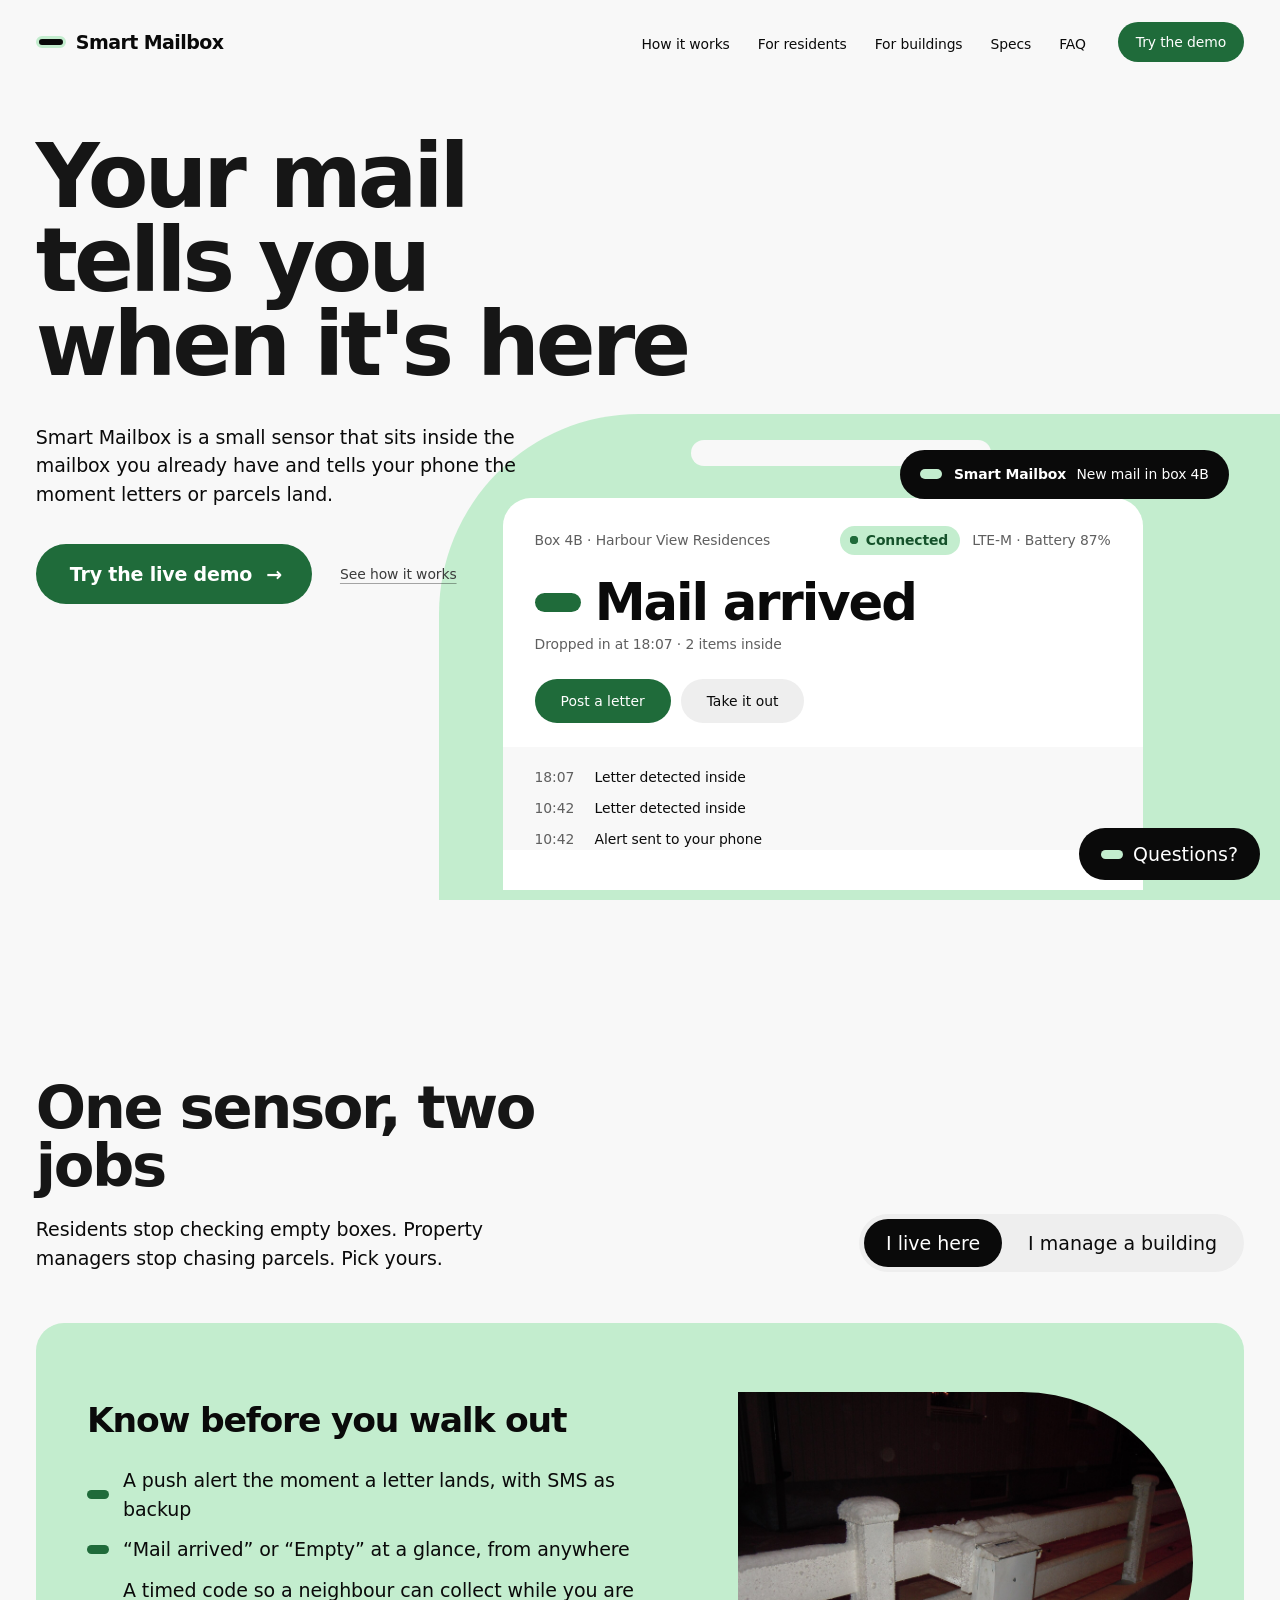
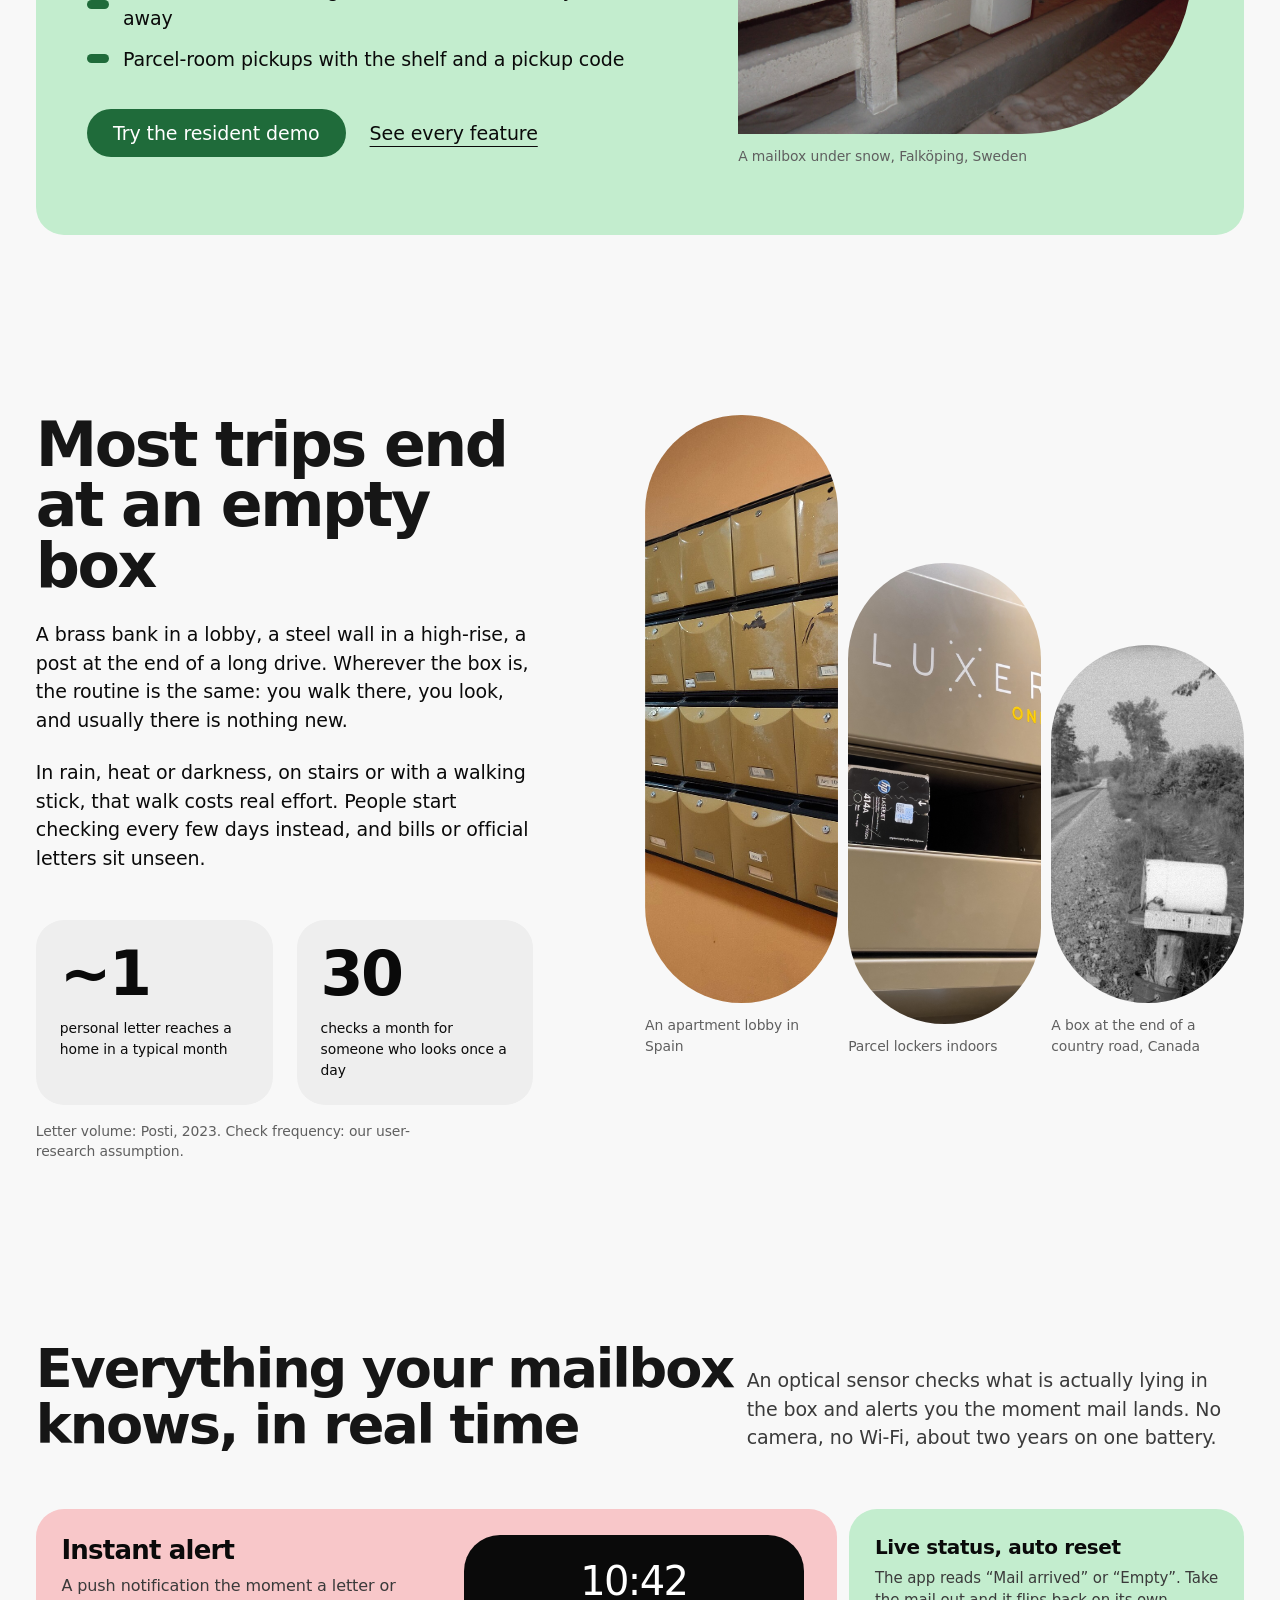
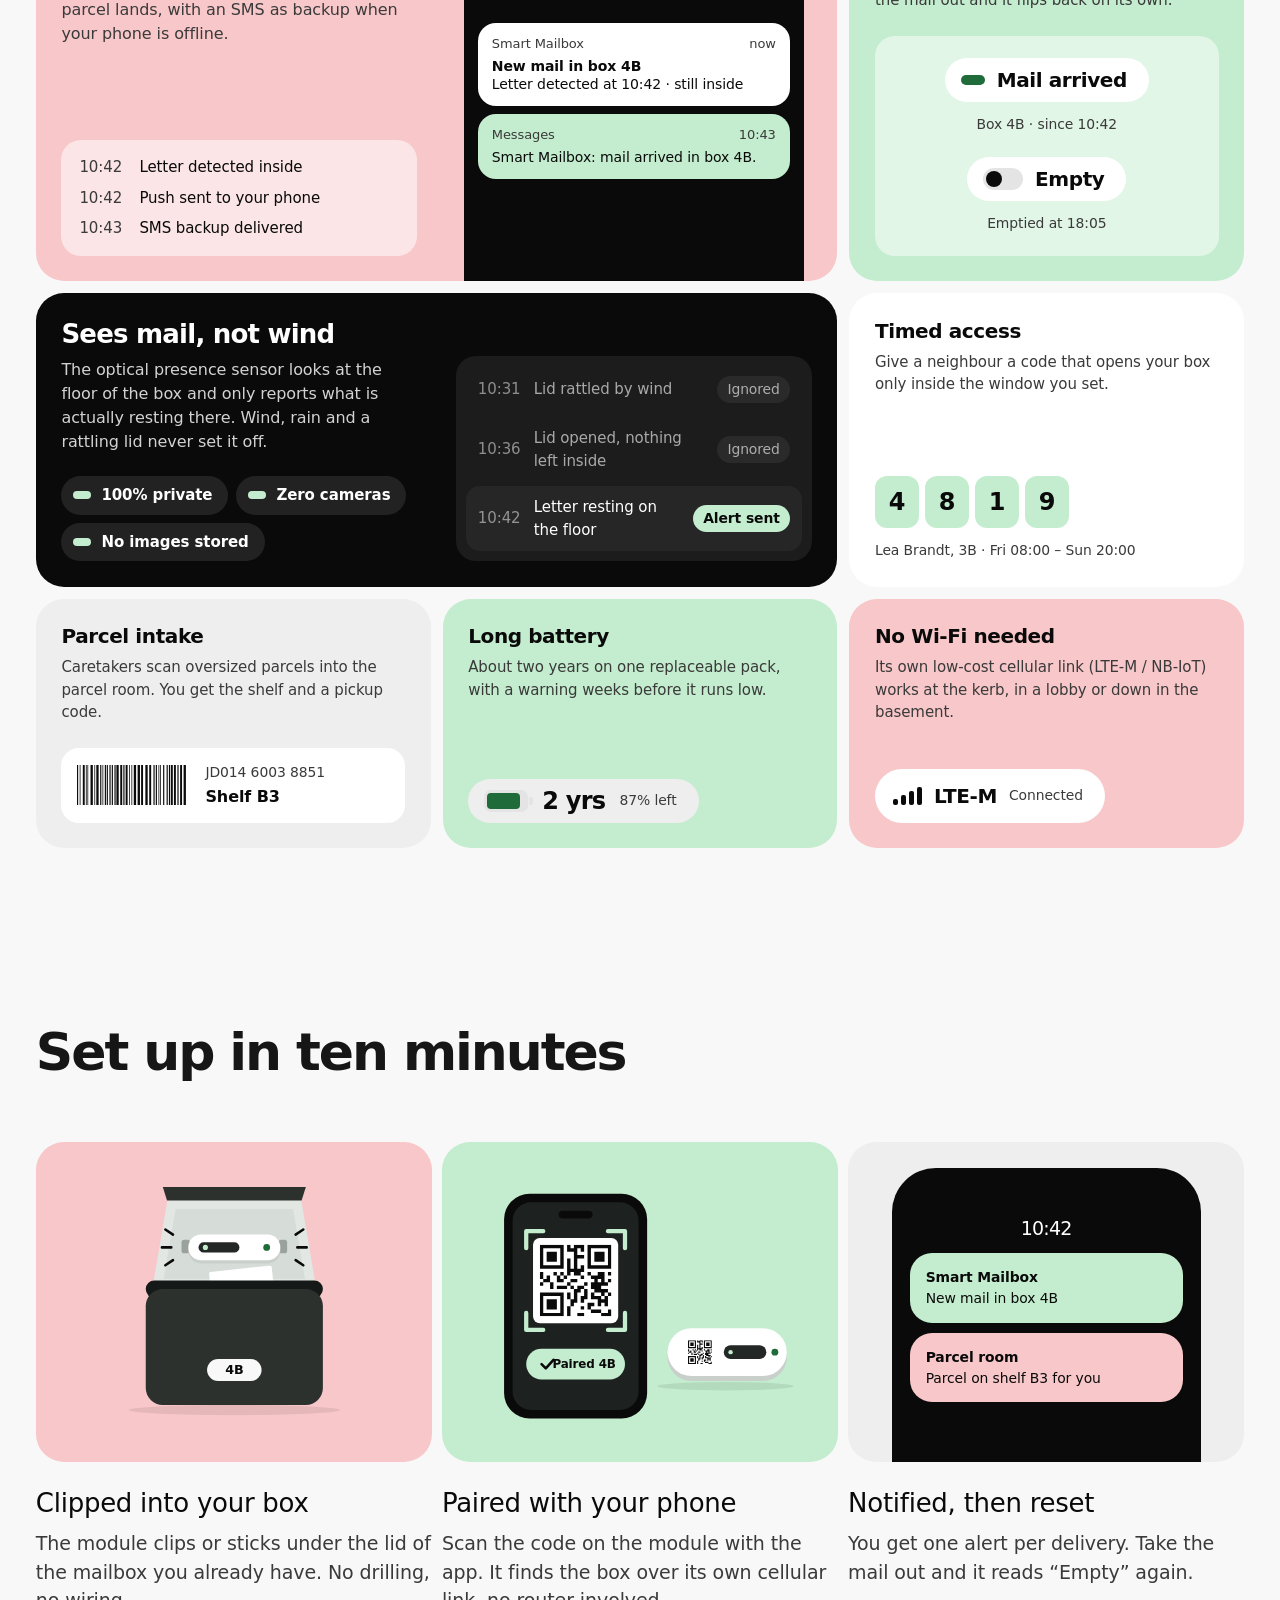
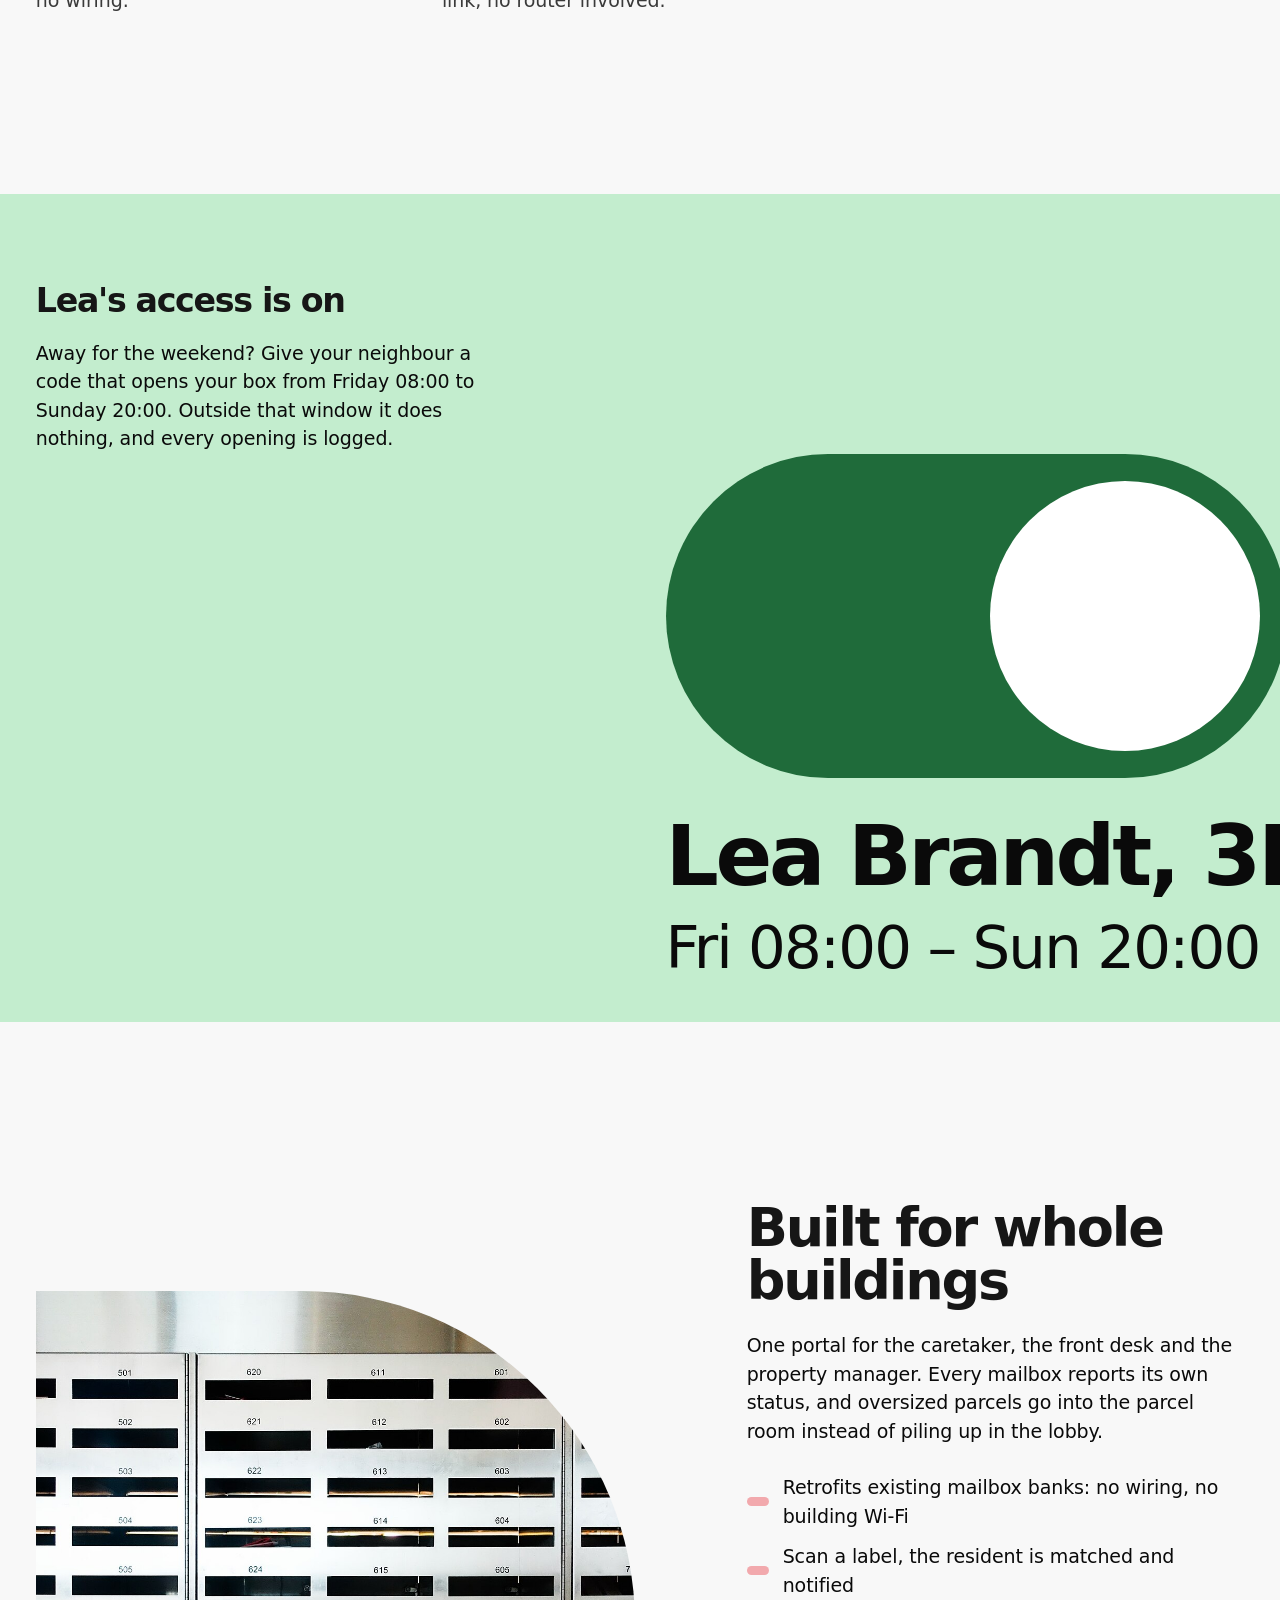
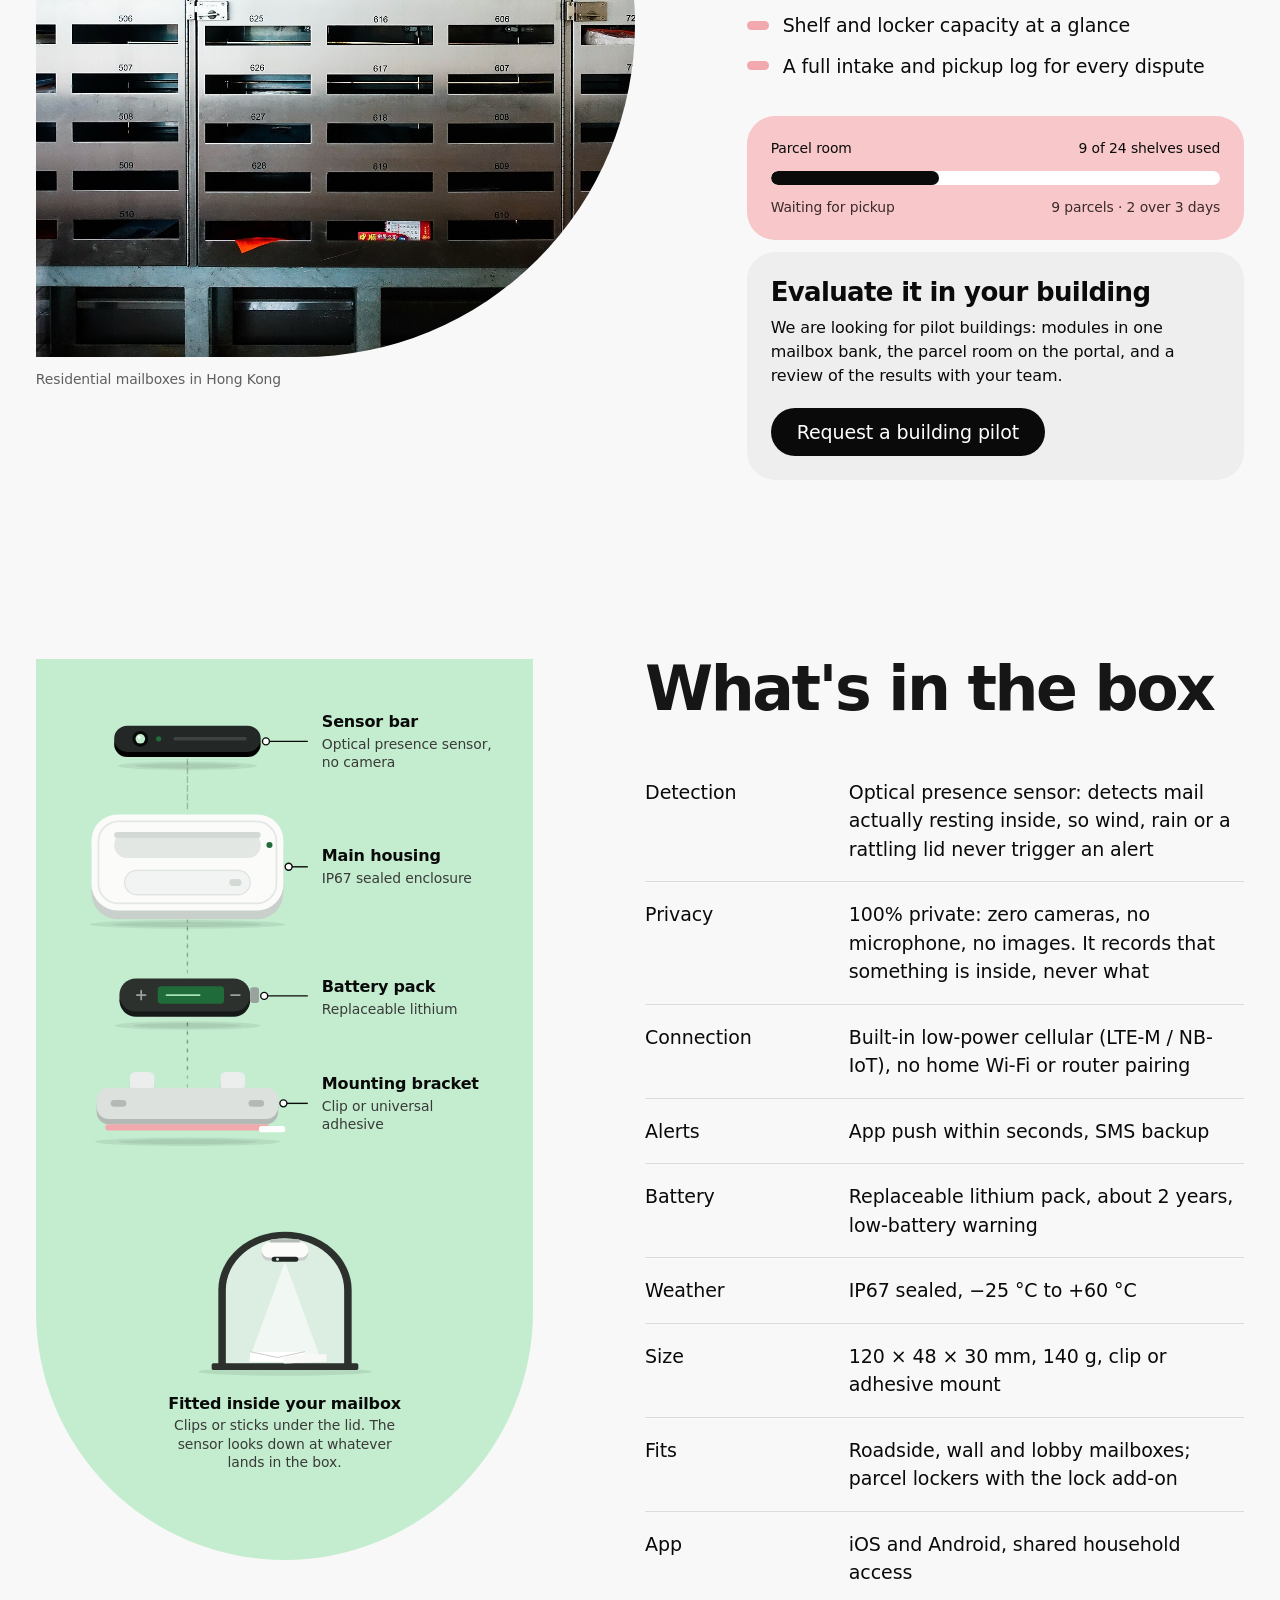
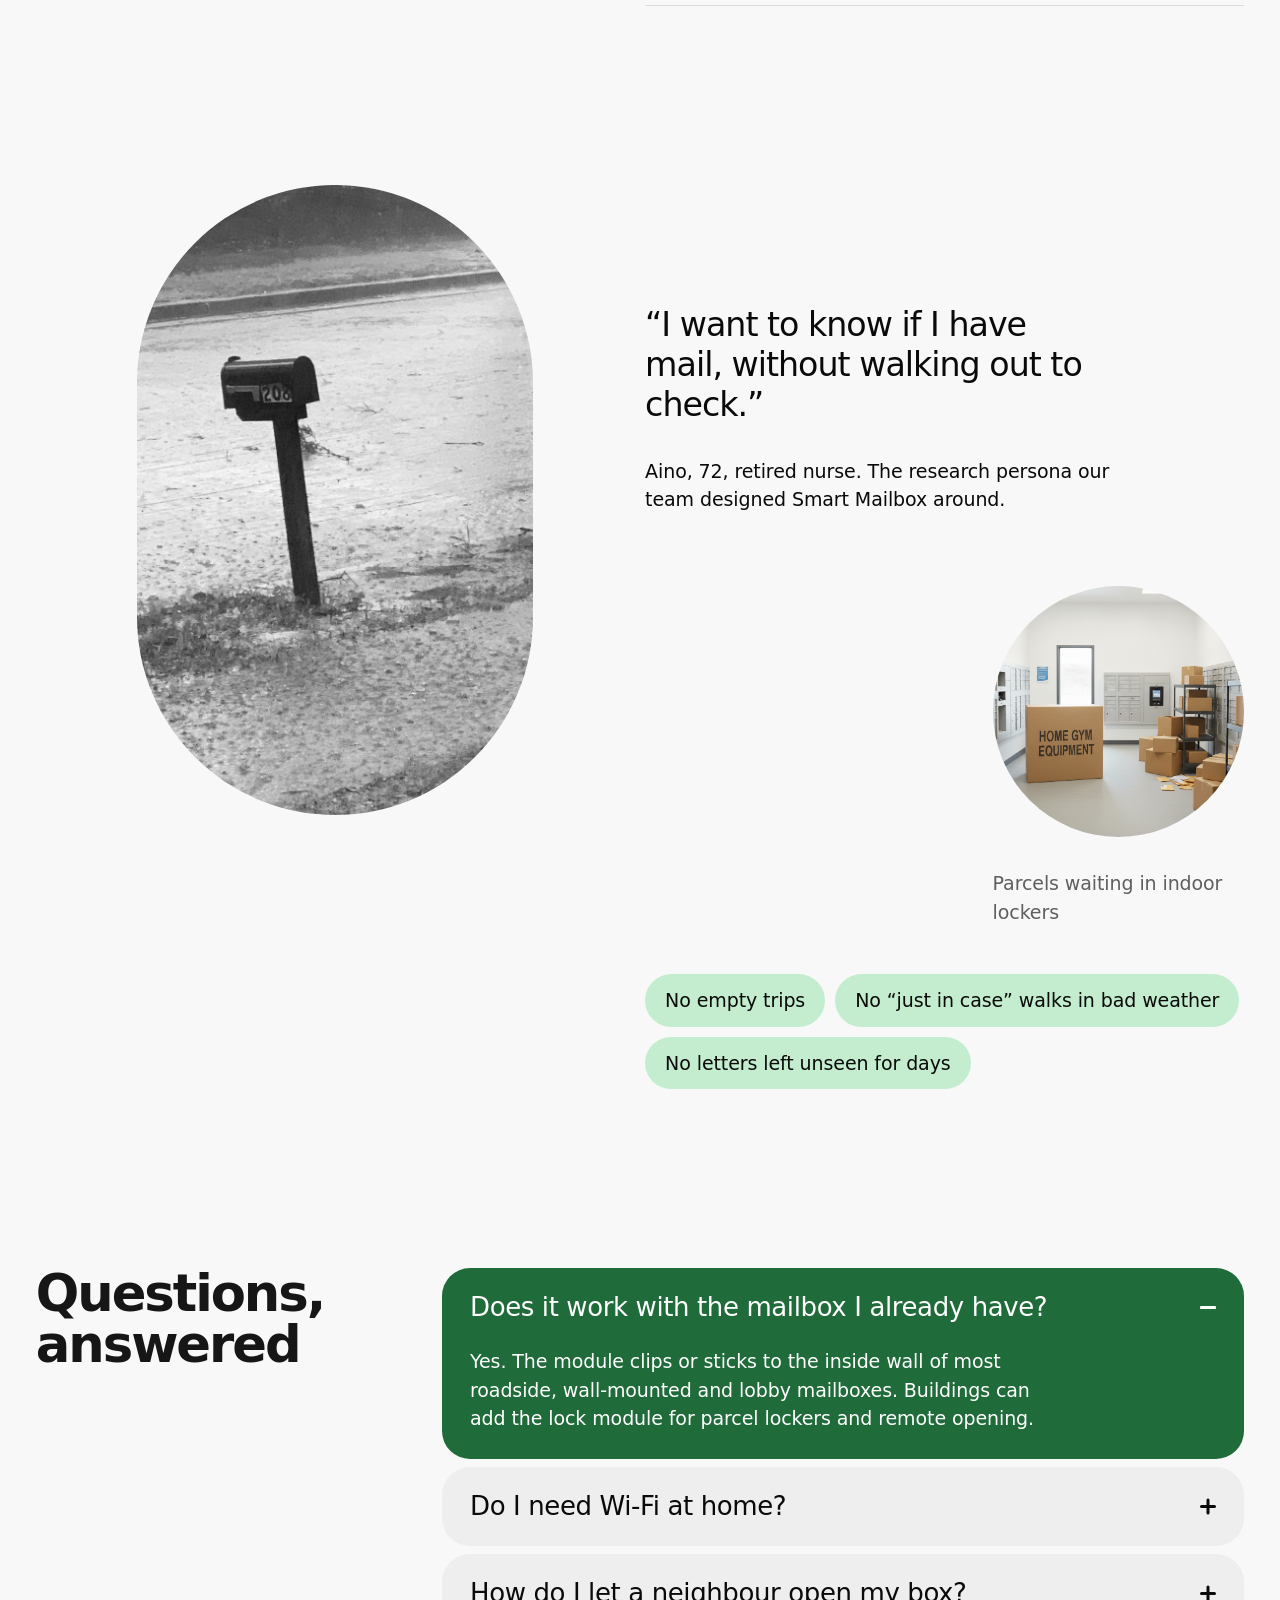
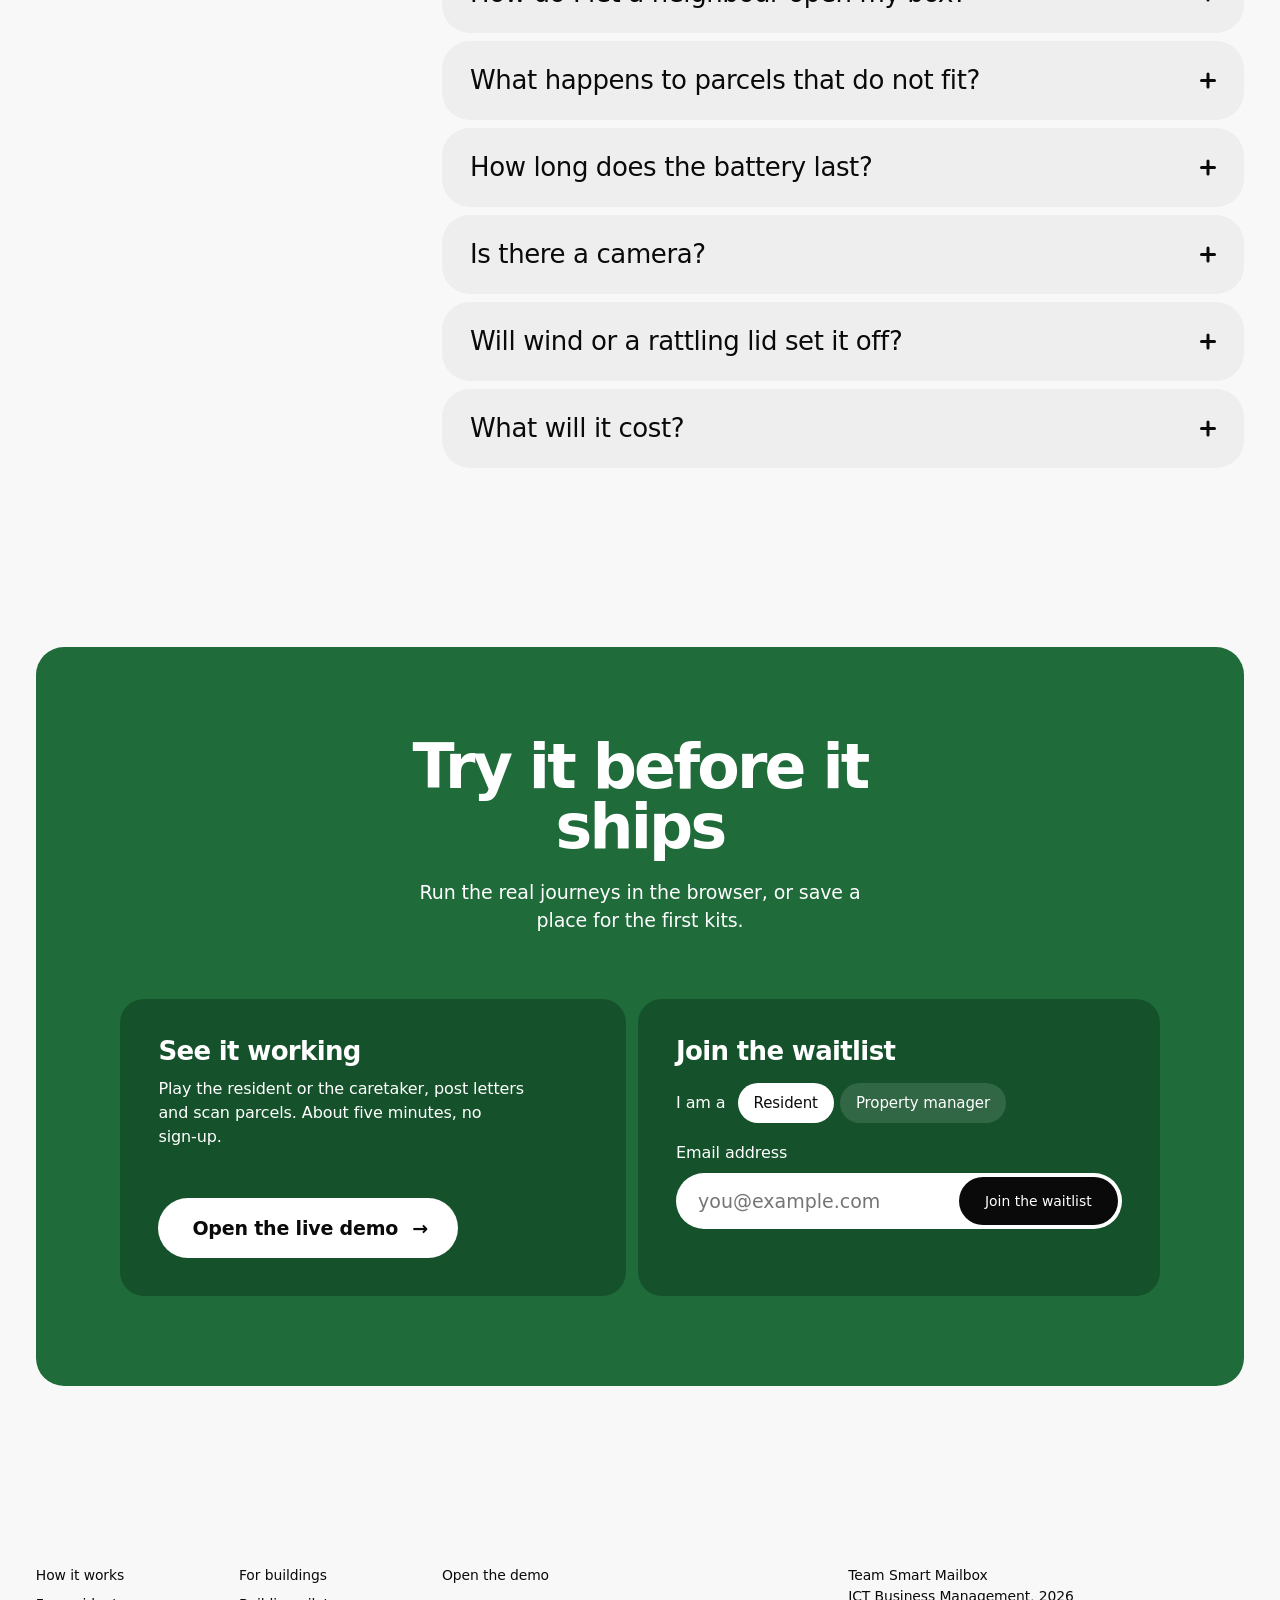
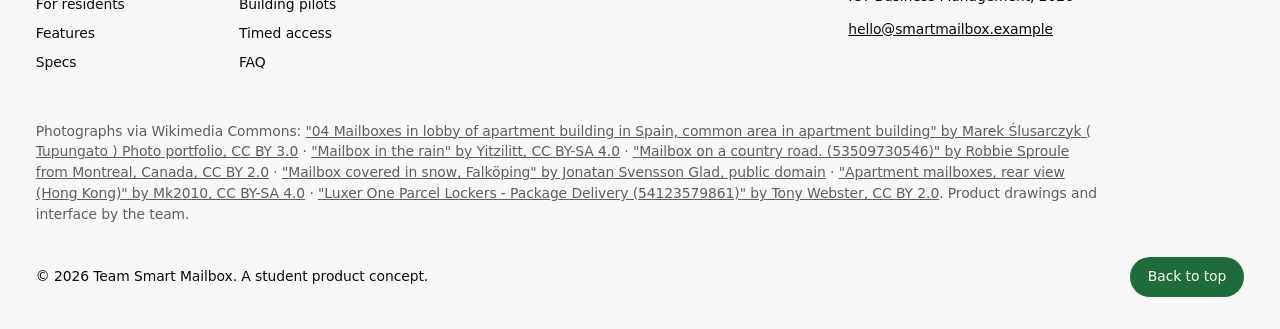
<file: index.html>
<!doctype html>
<html lang="en">
<head>
  <meta charset="utf-8">
  <meta name="viewport" content="width=device-width, initial-scale=1">
  <title>Smart Mailbox</title>
  <meta name="description" content="Smart Mailbox is a small optical sensor for the mailbox you already have. It tells your phone the moment letters or parcels land, with no camera and no Wi-Fi, and gives property managers one portal for every mailbox and the parcel room.">
  <link rel="preconnect" href="https://api.fontshare.com">
  <link rel="preconnect" href="https://cdn.fontshare.com" crossorigin>
  <link href="https://api.fontshare.com/v2/css?f[]=switzer@400,500,600&display=swap" rel="stylesheet">
  <link rel="icon" href="data:image/svg+xml,%3Csvg xmlns='http://www.w3.org/2000/svg' viewBox='0 0 32 32'%3E%3Crect width='32' height='32' rx='8' fill='%23c3edce'/%3E%3Crect x='6' y='13' width='20' height='6' rx='3' fill='%230a0a0a'/%3E%3C/svg%3E">
  <link rel="stylesheet" href="css/tokens.css">
  <link rel="stylesheet" href="css/landing.css">
  <script>document.documentElement.classList.add('js')</script>
  <script>
    /* Always start at the top on load/reload: no restored scroll, no leftover #hash */
    if ('scrollRestoration' in history) history.scrollRestoration = 'manual';
    if (location.hash) history.replaceState(null, '', location.pathname + location.search);
  </script>
</head>
<body>
  <a class="skip" href="#main">Skip to content</a>

  <header class="nav">
    <a class="wordmark" href="#top" aria-label="Smart Mailbox, back to top">
      <span class="wordmark__slot" aria-hidden="true"></span>Smart Mailbox
    </a>
    <nav aria-label="Main">
      <ul class="nav__links">
        <li><a href="#how">How it works</a></li>
        <li><a href="#who" data-pick="resident">For residents</a></li>
        <li><a href="#buildings">For buildings</a></li>
        <li><a href="#specs">Specs</a></li>
        <li><a href="#faq">FAQ</a></li>
      </ul>
    </nav>
    <a class="btn btn--small nav__cta" href="demo.html">Try the demo</a>
  </header>

  <main id="main">
    <!-- HERO -->
    <section class="hero" id="top" aria-labelledby="hero-title">
      <div class="hero__copy">
        <h1 id="hero-title" class="hero__title">Your mail tells you when it's here</h1>
        <p class="hero__lede">Smart Mailbox is a small sensor that sits inside the mailbox you already have and tells your phone the moment letters or parcels land.</p>
        <div class="hero__actions">
          <a class="btn btn--lg" href="demo.html">Try the live demo<span class="btn__arrow" aria-hidden="true">→</span></a>
          <a class="hero__link" href="#how">See how it works</a>
        </div>
      </div>

      <div class="hero__stage">
        <span class="hero__slot" aria-hidden="true"></span>
        <div class="status" data-ui id="hero-status" data-state="arrived">
          <div class="status__head">
            <p class="status__where">Box 4B · Harbour View Residences</p>
            <p class="status__conn tnum"><span class="live"><span class="live__dot" aria-hidden="true"></span>Connected</span><span>LTE-M · Battery 87%</span></p>
          </div>
          <div class="status__body" aria-live="polite">
            <p class="status__word" id="status-word">Mail arrived</p>
            <p class="status__meta tnum" id="status-meta">Dropped in at 10:42 · still inside</p>
          </div>
          <div class="status__controls">
            <button class="btn" type="button" id="drop-btn">Post a letter</button>
            <button class="btn btn--quiet" type="button" id="take-btn">Take it out</button>
          </div>
          <ol class="status__log tnum" id="status-log" aria-label="Today at this mailbox">
            <li><span>10:42</span>Letter detected inside</li>
            <li><span>10:42</span>Alert sent to your phone</li>
            <li><span>08:15</span>Box emptied, status reset</li>
          </ol>
        </div>
        <div class="toast" id="hero-toast" role="status" hidden>
          <span class="toast__dot" aria-hidden="true"></span>
          <span><strong>Smart Mailbox</strong> New mail in box 4B</span>
        </div>
      </div>
    </section>

    <!-- WHO IT'S FOR: two audiences, one selector -->
    <section class="who" id="who" aria-labelledby="who-title" data-pick="resident">
      <div class="who__head reveal">
        <h2 id="who-title" class="h2 who__title">One sensor, two jobs</h2>
        <p class="who__lede">Residents stop checking empty boxes. Property managers stop chasing parcels. Pick yours.</p>
        <div class="seg" role="tablist" aria-label="Who are you?">
          <button class="seg__opt" type="button" role="tab" id="tab-resident" aria-controls="panel-resident" aria-selected="true">I live here</button>
          <button class="seg__opt" type="button" role="tab" id="tab-manager" aria-controls="panel-manager" aria-selected="false" tabindex="-1">I manage a building</button>
        </div>
      </div>

      <div class="who__panel mint" role="tabpanel" id="panel-resident" aria-labelledby="tab-resident" tabindex="0">
        <div class="who__text">
          <h3 class="who__claim">Know before you walk out</h3>
          <ul class="slot-list">
            <li>A push alert the moment a letter lands, with SMS as backup</li>
            <li>“Mail arrived” or “Empty” at a glance, from anywhere</li>
            <li>A timed code so a neighbour can collect while you are away</li>
            <li>Parcel-room pickups with the shelf and a pickup code</li>
          </ul>
          <div class="who__actions">
            <a class="btn" href="demo.html">Try the resident demo</a>
            <a class="who__link" href="#features">See every feature</a>
          </div>
        </div>
        <figure class="who__pic pic">
          <img src="assets/mailbox-covered-in-snow-falkoping.jpg" width="1920" height="1440" alt="A roadside mailbox buried under fresh snow at night" loading="lazy">
          <figcaption>A mailbox under snow, Falköping, Sweden</figcaption>
        </figure>
      </div>

      <div class="who__panel pink" role="tabpanel" id="panel-manager" aria-labelledby="tab-manager" tabindex="0">
        <div class="who__text">
          <h3 class="who__claim">Every parcel, accounted for</h3>
          <ul class="slot-list">
            <li>One portal for every mailbox and the parcel room</li>
            <li>Scan an oversized parcel in; the resident is told straight away</li>
            <li>A full intake and pickup log when a parcel goes missing</li>
            <li>Retrofits existing mailbox banks: no wiring, no building Wi-Fi</li>
          </ul>
          <div class="who__actions">
            <a class="btn btn--ink" href="#start" data-role-pick="manager">Request a building pilot</a>
            <a class="who__link" href="demo.html">Try the caretaker demo</a>
          </div>
        </div>
        <div class="portal" data-ui aria-label="Example of the caretaker portal: today's parcel room log" role="img">
          <div class="portal__head">
            <p><b>Parcel room</b> Harbour View Residences</p>
            <p class="tnum">Today · 14 logged</p>
          </div>
          <ol class="portal__rows tnum">
            <li><span>09:12</span><span>DHL · Sam Okafor, 4B</span><span>Shelf B3</span><span class="tag tag--wait">Waiting</span></li>
            <li><span>09:40</span><span>UPS · Lea Brandt, 3B</span><span>Locker C1</span><span class="tag">Collected</span></li>
            <li><span>11:05</span><span>GLS · Tomás Rivera, 5A</span><span>Shelf B5</span><span class="tag tag--wait">Waiting</span></li>
            <li><span>13:26</span><span>Posti · Aino Virtanen, 1A</span><span>Shelf D6</span><span class="tag">Collected</span></li>
          </ol>
          <div class="portal__foot"><span>Shelves in use</span><span class="tnum">9 of 24</span></div>
        </div>
      </div>
    </section>

    <!-- WHY -->
    <section class="why" id="why" aria-labelledby="why-title">
      <div class="why__text reveal">
        <h2 id="why-title" class="h2">Most trips end at an empty box</h2>
        <p>A brass bank in a lobby, a steel wall in a high-rise, a post at the end of a long drive. Wherever the box is, the routine is the same: you walk there, you look, and usually there is nothing new.</p>
        <p>In rain, heat or darkness, on stairs or with a walking stick, that walk costs real effort. People start checking every few days instead, and bills or official letters sit unseen.</p>
        <dl class="why__figures">
          <div><dt class="tnum">~1</dt><dd>personal letter reaches a home in a typical month</dd></div>
          <div><dt class="tnum">30</dt><dd>checks a month for someone who looks once a day</dd></div>
        </dl>
        <p class="why__source">Letter volume: Posti, 2023. Check frequency: our user-research assumption.</p>
      </div>
      <div class="why__pictures">
        <figure class="pic pic--tall reveal shutter">
          <img src="assets/04-mailboxes-in-lobby-of-apartment-building.jpg" width="1920" height="1441" alt="A wall of brass mailboxes in the tiled lobby of an apartment building">
          <figcaption>An apartment lobby in Spain</figcaption>
        </figure>
        <figure class="pic pic--mid reveal">
          <img src="assets/luxer-one-parcel-lockers-portrait.jpg" width="1920" height="2880" alt="An indoor parcel locker with one door open and a delivered box inside" loading="lazy">
          <figcaption>Parcel lockers indoors</figcaption>
        </figure>
        <figure class="pic pic--low reveal">
          <img src="assets/mailbox-on-a-country-road-53509730546.jpg" width="1704" height="1087" alt="A white mailbox at the edge of a long gravel country road" loading="lazy">
          <figcaption>A box at the end of a country road, Canada</figcaption>
        </figure>
      </div>
    </section>

    <!-- FEATURES BOARD -->
    <section class="board" id="features" aria-labelledby="board-title">
      <header class="board__head">
        <div class="board__heading reveal">
          <h2 id="board-title" class="h2 board__title">Everything your mailbox knows, in real time</h2>
        </div>
        <p class="board__lede reveal">An optical sensor checks what is actually lying in the box and alerts you the moment mail lands. No camera, no Wi-Fi, about two years on one battery.</p>
      </header>

      <div class="board__grid">
        <article class="feat feat--alert pink reveal">
          <div class="feat__text">
            <h3>Instant alert</h3>
            <p>A push notification the moment a letter or parcel lands, with an SMS as backup when your phone is offline.</p>
            <ol class="feat__log tnum" data-ui aria-hidden="true">
              <li><span>10:42</span>Letter detected inside</li>
              <li><span>10:42</span>Push sent to your phone</li>
              <li><span>10:43</span>SMS backup delivered</li>
            </ol>
          </div>
          <div class="feat__ui feat__ui--phone" data-ui aria-hidden="true">
            <div class="lock">
              <p class="lock__time tnum">10:42</p>
              <div class="lock__note">
                <p class="lock__app">Smart Mailbox <span>now</span></p>
                <p><b>New mail in box 4B</b></p>
                <p>Letter detected at 10:42 · still inside</p>
              </div>
              <div class="lock__note lock__note--sms">
                <p class="lock__app">Messages <span>10:43</span></p>
                <p>Smart Mailbox: mail arrived in box 4B.</p>
              </div>
            </div>
          </div>
        </article>

        <article class="feat feat--live mint reveal">
          <div class="feat__text">
            <h3>Live status, auto reset</h3>
            <p>The app reads “Mail arrived” or “Empty”. Take the mail out and it flips back on its own.</p>
          </div>
          <div class="feat__ui feat__ui--centre" data-ui aria-hidden="true">
            <span class="pill pill--status"><span class="pill__dot"></span>Mail arrived</span>
            <span class="feat__meta tnum">Box 4B · since 10:42</span>
            <span class="pill pill--empty"><span class="switch-sm"><span></span></span>Empty</span>
            <span class="feat__meta tnum">Emptied at 18:05</span>
          </div>
        </article>

        <article class="feat feat--optical reveal" id="sensor">
          <div class="feat__text">
            <h3>Sees mail, not wind</h3>
            <p>The optical presence sensor looks at the floor of the box and only reports what is actually resting there. Wind, rain and a rattling lid never set it off.</p>
            <ul class="feat__private">
              <li>100% private</li>
              <li>Zero cameras</li>
              <li>No images stored</li>
            </ul>
          </div>
          <div class="feat__ui" data-ui aria-hidden="true">
            <ol class="events tnum">
              <li><span>10:31</span><span>Lid rattled by wind</span><span class="events__out">Ignored</span></li>
              <li><span>10:36</span><span>Lid opened, nothing left inside</span><span class="events__out">Ignored</span></li>
              <li class="events__hit"><span>10:42</span><span>Letter resting on the floor</span><span class="events__out">Alert sent</span></li>
            </ol>
          </div>
        </article>

        <article class="feat feat--access paper reveal">
          <div class="feat__text">
            <h3>Timed access</h3>
            <p>Give a neighbour a code that opens your box only inside the window you set.</p>
          </div>
          <div class="feat__ui" data-ui aria-hidden="true">
            <div class="keys tnum"><span>4</span><span>8</span><span>1</span><span>9</span></div>
            <span class="feat__meta tnum">Lea Brandt, 3B · Fri 08:00 – Sun 20:00</span>
          </div>
        </article>

        <article class="feat feat--parcel surface reveal">
          <div class="feat__text">
            <h3>Parcel intake</h3>
            <p>Caretakers scan oversized parcels into the parcel room. You get the shelf and a pickup code.</p>
          </div>
          <div class="feat__ui" data-ui aria-hidden="true">
            <div class="label">
              <svg class="label__bars" viewBox="0 0 290 100" preserveAspectRatio="none" fill="#0a0a0a"><rect x="0" width="3" height="100"/><rect x="7" width="2" height="100"/><rect x="15" width="5" height="100"/><rect x="23" width="2" height="100"/><rect x="27" width="2" height="100"/><rect x="35" width="6" height="100"/><rect x="45" width="2" height="100"/><rect x="50" width="6" height="100"/><rect x="60" width="3" height="100"/><rect x="66" width="2" height="100"/><rect x="72" width="3" height="100"/><rect x="77" width="3" height="100"/><rect x="84" width="3" height="100"/><rect x="90" width="3" height="100"/><rect x="97" width="3" height="100"/><rect x="102" width="6" height="100"/><rect x="112" width="5" height="100"/><rect x="120" width="3" height="100"/><rect x="126" width="5" height="100"/><rect x="135" width="2" height="100"/><rect x="141" width="2" height="100"/><rect x="147" width="6" height="100"/><rect x="157" width="6" height="100"/><rect x="166" width="5" height="100"/><rect x="177" width="6" height="100"/><rect x="187" width="5" height="100"/><rect x="198" width="3" height="100"/><rect x="204" width="3" height="100"/><rect x="211" width="2" height="100"/><rect x="215" width="2" height="100"/><rect x="223" width="3" height="100"/><rect x="232" width="3" height="100"/><rect x="238" width="3" height="100"/><rect x="243" width="5" height="100"/><rect x="251" width="5" height="100"/><rect x="260" width="3" height="100"/><rect x="267" width="5" height="100"/><rect x="276" width="6" height="100"/></svg>
              <div class="label__info tnum">
                <span>JD014 6003 8851</span>
                <b>Shelf B3</b>
              </div>
            </div>
          </div>
        </article>

        <article class="feat feat--battery mint reveal">
          <div class="feat__text">
            <h3>Long battery</h3>
            <p>About two years on one replaceable pack, with a warning weeks before it runs low.</p>
          </div>
          <div class="feat__ui" data-ui aria-hidden="true">
            <div class="metric">
              <span class="battery"><span></span></span>
              <span class="metric__value tnum">2 yrs</span>
              <span class="feat__meta tnum">87% left</span>
            </div>
          </div>
        </article>

        <article class="feat feat--network pink reveal">
          <div class="feat__text">
            <h3>No Wi-Fi needed</h3>
            <p>Its own low-cost cellular link (LTE-M / NB-IoT) works at the kerb, in a lobby or down in the basement.</p>
          </div>
          <div class="feat__ui" data-ui aria-hidden="true">
            <div class="signal">
              <span class="signal__bars"><span></span><span></span><span></span><span></span></span>
              <span class="signal__net">LTE-M</span>
              <span class="feat__meta">Connected</span>
            </div>
          </div>
        </article>
      </div>
    </section>

    <!-- HOW IT WORKS -->
    <section class="how" id="how" aria-labelledby="how-title">
      <h2 id="how-title" class="h2 how__title reveal">Set up in ten minutes</h2>
      <ol class="how__stages">
        <li class="stage stage--1 reveal">
          <div class="stage__tile pink">
            <svg class="fit" viewBox="0 0 400 300" role="img" aria-label="Drawing of an open mailbox: the Smart Mailbox module is clipped to the underside of the lid, with a letter inside the box">
              <ellipse cx="200" cy="276" rx="124" ry="6" fill="#0a0a0a" opacity="0.08"/>
              <!-- lid, swung open: its underside faces us -->
              <path d="M104 132L122 26H278L296 132Z" fill="#e3e7e4"/>
              <path d="M116 14H284L279 30H121Z" fill="#2c312e"/>
              <path d="M117 122L131 40H269L283 122Z" fill="#d6dcd8"/>
              <!-- the module, clipped under the lid -->
              <g class="fit__module">
                <rect x="138" y="76" width="10" height="16" rx="3" fill="#9aa29e"/>
                <rect x="252" y="76" width="10" height="16" rx="3" fill="#9aa29e"/>
                <rect x="146" y="74" width="108" height="30" rx="15" fill="#c9cfcb"/>
                <rect x="146" y="70" width="108" height="30" rx="15" fill="#ffffff"/>
                <rect x="158" y="79" width="48" height="12" rx="6" fill="#232725"/>
                <circle cx="166" cy="85" r="3" fill="#c3edce"/>
                <circle class="fit__led" cx="238" cy="85" r="4" fill="#1f6b3a"/>
              </g>
              <g class="fit__click" fill="none" stroke="#0a0a0a" stroke-width="3" stroke-linecap="round">
                <path d="M128 70l-9-6M126 85h-11M128 100l-9 6"/>
                <path d="M272 70l9-6M274 85h11M272 100l9 6"/>
              </g>
              <!-- a letter standing in the box, then the box itself -->
              <rect x="172" y="110" width="74" height="40" rx="2" fill="#ffffff" transform="rotate(-6 209 130)"/>
              <rect x="96" y="124" width="208" height="20" rx="10" fill="#151917"/>
              <rect x="96" y="134" width="208" height="136" rx="20" fill="#2c312e"/>
              <rect x="168" y="216" width="64" height="26" rx="13" fill="#f8f8f8"/>
              <text x="200" y="234" text-anchor="middle" class="fit__plate">4B</text>
            </svg>
          </div>
          <h3>Clipped into your box</h3>
          <p>The module clips or sticks under the lid of the mailbox you already have. No drilling, no wiring.</p>
        </li>
        <li class="stage stage--2 reveal">
          <div class="stage__tile mint">
            <svg class="pair" viewBox="0 0 400 300" role="img" aria-label="Drawing of a phone camera scanning the QR code on the module; the app then shows the box as paired">
              <defs><symbol id="qr" viewBox="0 0 21 21"><path d="M0 0h7v1h-7zM8 0h1v1h-1zM10 0h3v1h-3zM14 0h7v1h-7zM0 1h1v1h-1zM6 1h1v1h-1zM8 1h3v1h-3zM12 1h1v1h-1zM14 1h1v1h-1zM20 1h1v1h-1zM0 2h1v1h-1zM2 2h3v1h-3zM6 2h1v1h-1zM10 2h1v1h-1zM14 2h1v1h-1zM16 2h3v1h-3zM20 2h1v1h-1zM0 3h1v1h-1zM2 3h3v1h-3zM6 3h1v1h-1zM10 3h3v1h-3zM14 3h1v1h-1zM16 3h3v1h-3zM20 3h1v1h-1zM0 4h1v1h-1zM2 4h3v1h-3zM6 4h1v1h-1zM8 4h1v1h-1zM10 4h1v1h-1zM14 4h1v1h-1zM16 4h3v1h-3zM20 4h1v1h-1zM0 5h1v1h-1zM6 5h1v1h-1zM8 5h1v1h-1zM10 5h1v1h-1zM14 5h1v1h-1zM20 5h1v1h-1zM0 6h7v1h-7zM8 6h1v1h-1zM10 6h1v1h-1zM12 6h1v1h-1zM14 6h7v1h-7zM8 7h5v1h-5zM0 8h1v1h-1zM4 8h1v1h-1zM6 8h1v1h-1zM8 8h1v1h-1zM10 8h2v1h-2zM14 8h1v1h-1zM17 8h2v1h-2zM20 8h1v1h-1zM0 9h1v1h-1zM2 9h1v1h-1zM5 9h1v1h-1zM7 9h1v1h-1zM12 9h1v1h-1zM15 9h4v1h-4zM1 10h2v1h-2zM5 10h2v1h-2zM9 10h2v1h-2zM16 10h1v1h-1zM18 10h1v1h-1zM20 10h1v1h-1zM0 11h1v1h-1zM3 11h1v1h-1zM8 11h1v1h-1zM13 11h1v1h-1zM15 11h5v1h-5zM3 12h1v1h-1zM5 12h3v1h-3zM9 12h1v1h-1zM11 12h2v1h-2zM15 12h3v1h-3zM10 13h2v1h-2zM13 13h1v1h-1zM16 13h4v1h-4zM0 14h7v1h-7zM8 14h1v1h-1zM10 14h1v1h-1zM13 14h1v1h-1zM15 14h1v1h-1zM18 14h1v1h-1zM20 14h1v1h-1zM0 15h1v1h-1zM6 15h1v1h-1zM8 15h1v1h-1zM10 15h1v1h-1zM12 15h2v1h-2zM15 15h3v1h-3zM19 15h1v1h-1zM0 16h1v1h-1zM2 16h3v1h-3zM6 16h1v1h-1zM9 16h2v1h-2zM12 16h1v1h-1zM17 16h3v1h-3zM0 17h1v1h-1zM2 17h3v1h-3zM6 17h1v1h-1zM9 17h1v1h-1zM14 17h2v1h-2zM17 17h1v1h-1zM19 17h1v1h-1zM0 18h1v1h-1zM2 18h3v1h-3zM6 18h1v1h-1zM8 18h1v1h-1zM12 18h1v1h-1zM14 18h1v1h-1zM0 19h1v1h-1zM6 19h1v1h-1zM8 19h1v1h-1zM15 19h3v1h-3zM20 19h1v1h-1zM0 20h7v1h-7zM8 20h1v1h-1zM11 20h2v1h-2zM18 20h3v1h-3z" fill="#0a0a0a"/></symbol></defs>
              <ellipse cx="300" cy="248" rx="80" ry="5" fill="#0a0a0a" opacity="0.08"/>
              <!-- the module with its pairing code -->
              <rect x="232" y="186" width="140" height="56" rx="28" fill="#c9cfcb"/>
              <rect x="232" y="180" width="140" height="56" rx="28" fill="#ffffff"/>
              <rect x="252" y="190" width="36" height="36" rx="4" fill="#ffffff"/>
              <use href="#qr" x="256" y="194" width="28" height="28"/>
              <rect x="298" y="200" width="50" height="16" rx="8" fill="#232725"/>
              <circle cx="306" cy="208" r="2.6" fill="#c3edce"/>
              <circle class="pair__led" cx="358" cy="208" r="4" fill="#1f6b3a"/>
              <!-- the phone, camera open -->
              <rect x="40" y="22" width="168" height="264" rx="30" fill="#0a0a0a"/>
              <rect x="50" y="32" width="148" height="244" rx="22" fill="#1d2220"/>
              <rect x="104" y="42" width="40" height="9" rx="4.5" fill="#0a0a0a"/>
              <rect x="74" y="74" width="100" height="100" rx="8" fill="#ffffff"/>
              <use href="#qr" x="82" y="82" width="84" height="84"/>
              <g class="pair__frame" fill="none" stroke="#c3edce" stroke-width="5" stroke-linecap="round" stroke-linejoin="round">
                <path d="M66 86V66H86M162 66H182V86M182 162V182H162M86 182H66V162"/>
              </g>
              <rect class="pair__scan" x="68" y="74" width="112" height="4" rx="2" fill="#c3edce"/>
              <g class="pair__state pair__state--scan">
                <rect x="66" y="204" width="116" height="36" rx="18" fill="#2c312e"/>
                <text x="124" y="227" text-anchor="middle" fill="#ffffff">Scanning…</text>
              </g>
              <g class="pair__state pair__state--done">
                <rect x="66" y="204" width="116" height="36" rx="18" fill="#c3edce"/>
                <path d="M84 222l5 5 9-10" fill="none" stroke="#0a0a0a" stroke-width="3" stroke-linecap="round" stroke-linejoin="round"/>
                <text x="134" y="227" text-anchor="middle" fill="#0a0a0a">Paired 4B</text>
              </g>
            </svg>
          </div>
          <h3>Paired with your phone</h3>
          <p>Scan the code on the module with the app. It finds the box over its own cellular link, no router involved.</p>
        </li>
        <li class="stage stage--3 reveal">
          <div class="stage__tile paper">
            <div class="phone-mini" data-ui aria-hidden="true">
              <p class="phone-mini__time tnum">10:42</p>
              <div class="phone-mini__note"><b>Smart Mailbox</b><span>New mail in box 4B</span></div>
              <div class="phone-mini__note phone-mini__note--pink"><b>Parcel room</b><span>Parcel on shelf B3 for you</span></div>
            </div>
          </div>
          <h3>Notified, then reset</h3>
          <p>You get one alert per delivery. Take the mail out and it reads “Empty” again.</p>
        </li>
      </ol>
    </section>

    <!-- SHOWCASE: ACCESS TOGGLE -->
    <section class="show mint" id="access" aria-labelledby="show-title" data-on="true">
      <div class="show__text">
        <h2 id="show-title" class="h2 show__title">Lea's access is <span id="show-word">on</span></h2>
        <p>Away for the weekend? Give your neighbour a code that opens your box from Friday 08:00 to Sunday 20:00. Outside that window it does nothing, and every opening is logged.</p>
      </div>
      <div class="show__control" data-ui>
        <button class="big-switch" type="button" role="switch" aria-checked="true" id="show-switch" aria-labelledby="show-label">
          <span class="big-switch__track"><span class="big-switch__thumb"></span></span>
        </button>
        <p class="big-switch__label" id="show-label">Lea Brandt, 3B</p>
        <p class="big-switch__value tnum" id="show-value">Fri 08:00 – Sun 20:00</p>
      </div>
    </section>

    <!-- FOR BUILDINGS -->
    <section class="buildings" id="buildings" aria-labelledby="buildings-title">
      <figure class="buildings__pic pic reveal">
        <div class="pic__frame"><img src="assets/apartment-mailboxes-rear-view-hong-kong.jpg" width="1920" height="1280" alt="Rows of steel apartment mailboxes seen from behind, in a Hong Kong residential block" loading="lazy"></div>
        <figcaption>Residential mailboxes in Hong Kong</figcaption>
      </figure>
      <div class="buildings__text reveal">
        <h2 id="buildings-title" class="h2">Built for whole buildings</h2>
        <p>One portal for the caretaker, the front desk and the property manager. Every mailbox reports its own status, and oversized parcels go into the parcel room instead of piling up in the lobby.</p>
        <ul class="slot-list">
          <li>Retrofits existing mailbox banks: no wiring, no building Wi-Fi</li>
          <li>Scan a label, the resident is matched and notified</li>
          <li>Shelf and locker capacity at a glance</li>
          <li>A full intake and pickup log for every dispute</li>
        </ul>
        <div class="capacity" data-ui aria-label="Parcel room capacity example">
          <div class="capacity__row"><span>Parcel room</span><span class="tnum">9 of 24 shelves used</span></div>
          <div class="capacity__bar" role="img" aria-label="9 of 24 shelves used"><span style="width:37.5%"></span></div>
          <div class="capacity__row capacity__row--muted"><span>Waiting for pickup</span><span class="tnum">9 parcels · 2 over 3 days</span></div>
        </div>
        <div class="pilot" id="pilot">
          <h3 class="pilot__title">Evaluate it in your building</h3>
          <p>We are looking for pilot buildings: modules in one mailbox bank, the parcel room on the portal, and a review of the results with your team.</p>
          <a class="btn btn--ink" href="#start" data-role-pick="manager">Request a building pilot</a>
        </div>
      </div>
    </section>

    <!-- SPECS -->
    <section class="specs" id="specs" aria-labelledby="specs-title">
      <figure class="specs__figure anatomy mint reveal">
        <ul class="anatomy__parts" aria-label="Parts of the module">
          <li class="anatomy__part" style="--i: 0">
            <svg class="anatomy__art" viewBox="20 0 270 72" aria-hidden="true" focusable="false">
              <path class="anatomy__axis" d="M150 36V112"/>
              <ellipse cx="150" cy="64" rx="80" ry="5" fill="#0a0a0a" opacity="0.07"/><ellipse cx="150" cy="64" rx="60" ry="3" fill="#0a0a0a" opacity="0.07"/>
              <rect x="66" y="24" width="168" height="30" rx="15" fill="#000000"/>
              <rect x="66" y="18" width="168" height="30" rx="15" fill="#232725"/>
              <circle cx="96" cy="33" r="9" fill="#0a0a0a"/>
              <circle cx="96" cy="33" r="5.5" fill="#c3edce"/>
              <circle cx="94.5" cy="31.5" r="1.6" fill="#ffffff"/>
              <circle cx="117" cy="33" r="3" fill="#1f6b3a"/>
              <rect x="134" y="31" width="84" height="4" rx="2" fill="#3d4340"/>
              <path class="anatomy__lead" pathLength="1" d="M240 36H288"/><circle class="anatomy__node" cx="240" cy="36" r="4"/>
            </svg>
            <p class="anatomy__label"><b>Sensor bar</b><span>Optical presence sensor, no camera</span></p>
          </li>
          <li class="anatomy__part" style="--i: 1">
            <svg class="anatomy__art" viewBox="20 0 270 160" aria-hidden="true" focusable="false">
              <path class="anatomy__axis" d="M150 -40V200"/>
              <ellipse cx="150" cy="146" rx="112" ry="5" fill="#0a0a0a" opacity="0.07"/><ellipse cx="150" cy="146" rx="86" ry="3" fill="#0a0a0a" opacity="0.07"/>
              <rect x="40" y="30" width="220" height="110" rx="30" fill="#c9cfcb"/>
              <rect x="40" y="20" width="220" height="110" rx="30" fill="#fbfbfa"/>
              <rect x="48" y="28" width="204" height="94" rx="23" fill="none" stroke="#e4e8e5" stroke-width="2"/>
              <rect x="66" y="40" width="168" height="30" rx="15" fill="#e3e7e4"/>
              <rect x="66" y="40" width="168" height="7" rx="3.5" fill="#d3d9d5"/>
              <rect x="78" y="84" width="144" height="28" rx="14" fill="#f2f4f3" stroke="#e0e4e1" stroke-width="1.5"/>
              <rect x="198" y="94" width="14" height="8" rx="4" fill="#d3d9d5"/>
              <circle cx="244" cy="55" r="3.5" fill="#1f6b3a"/>
              <path class="anatomy__lead" pathLength="1" d="M266 80H288"/><circle class="anatomy__node" cx="266" cy="80" r="4"/>
            </svg>
            <p class="anatomy__label"><b>Main housing</b><span>IP67 sealed enclosure</span></p>
          </li>
          <li class="anatomy__part" style="--i: 2">
            <svg class="anatomy__art" viewBox="20 0 270 84" aria-hidden="true" focusable="false">
              <path class="anatomy__axis" d="M150 -40V124"/>
              <ellipse cx="150" cy="74" rx="84" ry="5" fill="#0a0a0a" opacity="0.07"/><ellipse cx="150" cy="74" rx="62" ry="3" fill="#0a0a0a" opacity="0.07"/>
              <rect x="72" y="26" width="150" height="38" rx="19" fill="#151917"/>
              <rect x="72" y="20" width="150" height="38" rx="19" fill="#2c312e"/>
              <rect x="222" y="30" width="10" height="18" rx="3" fill="#9aa29e"/>
              <path d="M92 39h10M97 34v10" stroke="#9aa29e" stroke-width="2" stroke-linecap="round"/>
              <rect x="116" y="29" width="76" height="20" rx="4" fill="#1f6b3a"/>
              <path d="M126 39h38" stroke="#a6e2b6" stroke-width="2" stroke-linecap="round"/>
              <path d="M200 39h10" stroke="#9aa29e" stroke-width="2" stroke-linecap="round"/>
              <path class="anatomy__lead" pathLength="1" d="M238 40H288"/><circle class="anatomy__node" cx="238" cy="40" r="4"/>
            </svg>
            <p class="anatomy__label"><b>Battery pack</b><span>Replaceable lithium</span></p>
          </li>
          <li class="anatomy__part" style="--i: 3">
            <svg class="anatomy__art" viewBox="20 0 270 104" aria-hidden="true" focusable="false">
              <path class="anatomy__axis" d="M150 -40V52"/>
              <ellipse cx="150" cy="96" rx="106" ry="5" fill="#0a0a0a" opacity="0.07"/><ellipse cx="150" cy="96" rx="80" ry="3" fill="#0a0a0a" opacity="0.07"/>
              <rect x="84" y="22" width="28" height="22" rx="6" fill="#b3bab5"/>
              <rect x="84" y="16" width="28" height="22" rx="6" fill="#eceeed"/>
              <rect x="188" y="22" width="28" height="22" rx="6" fill="#b3bab5"/>
              <rect x="188" y="16" width="28" height="22" rx="6" fill="#eceeed"/>
              <rect x="46" y="40" width="208" height="36" rx="14" fill="#b3bab5"/>
              <rect x="46" y="34" width="208" height="36" rx="14" fill="#dde1de"/>
              <rect x="62" y="48" width="18" height="8" rx="4" fill="#b3bab5"/>
              <rect x="220" y="48" width="18" height="8" rx="4" fill="#b3bab5"/>
              <rect x="56" y="76" width="188" height="7" rx="3" fill="#f2a9ad"/>
              <rect x="232" y="78" width="30" height="7" rx="3" fill="#ffffff"/>
              <path class="anatomy__lead" pathLength="1" d="M260 52H288"/><circle class="anatomy__node" cx="260" cy="52" r="4"/>
            </svg>
            <p class="anatomy__label"><b>Mounting bracket</b><span>Clip or universal adhesive</span></p>
          </li>
        </ul>
        <div class="anatomy__fitted" style="--i: 4">
          <svg viewBox="0 0 300 210" role="img" aria-label="Cross-section of a mailbox with the module fitted under the lid, its sensor looking down at the letters">
            <ellipse cx="150" cy="200" rx="104" ry="5" fill="#0a0a0a" opacity="0.08"/>
            <path d="M70 192V102A80 70 0 0 1 230 102V192Z" fill="#2c312e"/>
            <path d="M79 192V102A71 62 0 0 1 221 102V192Z" fill="#dcede1"/>
            <rect x="62" y="190" width="176" height="8" rx="2" fill="#2c312e"/>
            <path d="M150 68L106 188H194Z" fill="#ffffff" opacity="0.6"/>
            <rect x="132" y="41" width="36" height="5" rx="2" fill="#b3bab5"/>
            <rect x="122" y="49" width="56" height="18" rx="9" fill="#c9cfcb"/>
            <rect x="122" y="45" width="56" height="18" rx="9" fill="#fbfbfa"/>
            <rect x="134" y="62" width="32" height="6" rx="3" fill="#232725"/>
            <circle cx="141" cy="65" r="1.8" fill="#c3edce"/>
            <rect x="108" y="176" width="66" height="12" rx="1.5" fill="#ffffff"/>
            <path d="M108 176l33 7 33-7" fill="none" stroke="#c9cfcb" stroke-width="1.2"/>
            <rect x="148" y="180" width="52" height="9" rx="1.5" fill="#f8f8f6" transform="rotate(-3 174 184)"/>
          </svg>
          <p class="anatomy__label"><b>Fitted inside your mailbox</b><span>Clips or sticks under the lid. The sensor looks down at whatever lands in the box.</span></p>
        </div>
      </figure>
      <div class="specs__text">
        <h2 id="specs-title" class="h2 reveal">What's in the box</h2>
        <table class="spec-table reveal">
          <caption class="visually-hidden">Smart Mailbox technical specifications</caption>
          <tbody>
            <tr><th scope="row">Detection</th><td>Optical presence sensor: detects mail actually resting inside, so wind, rain or a rattling lid never trigger an alert</td></tr>
            <tr><th scope="row">Privacy</th><td>100% private: zero cameras, no microphone, no images. It records that something is inside, never what</td></tr>
            <tr><th scope="row">Connection</th><td>Built-in low-power cellular (LTE-M / NB-IoT), no home Wi-Fi or router pairing</td></tr>
            <tr><th scope="row">Alerts</th><td>App push within seconds, SMS backup</td></tr>
            <tr><th scope="row">Battery</th><td>Replaceable lithium pack, about 2 years, low-battery warning</td></tr>
            <tr><th scope="row">Weather</th><td>IP67 sealed, −25 °C to +60 °C</td></tr>
            <tr><th scope="row">Size</th><td>120 × 48 × 30 mm, 140 g, clip or adhesive mount</td></tr>
            <tr><th scope="row">Fits</th><td>Roadside, wall and lobby mailboxes; parcel lockers with the lock add-on</td></tr>
            <tr><th scope="row">App</th><td>iOS and Android, shared household access</td></tr>
          </tbody>
        </table>
      </div>
    </section>

    <!-- PERSONA QUOTE -->
    <section class="quote" aria-label="Why we built it">
      <figure class="quote__portrait pic reveal">
        <div class="pic__frame"><img src="assets/mailbox-in-the-rain.jpg" width="1920" height="2560" alt="A single mailbox on a post beside a street in heavy rain" loading="lazy"></div>
      </figure>
      <div class="quote__body reveal"><figure class="quote__fig">
        <blockquote>
          <p>“I want to know if I have mail, without walking out to check.”</p>
        </blockquote>
        <figcaption>Aino, 72, retired nurse. The research persona our team designed Smart Mailbox around.</figcaption>
        </figure>
        <figure class="quote__small pic">
          <img src="assets/indoor_parcel_room.png" width="1920" height="1440" alt="A bank of indoor parcel lockers with two doors open and boxes waiting inside" loading="lazy">
          <figcaption>Parcels waiting in indoor lockers</figcaption>
        </figure>
        <ul class="quote__points">
          <li>No empty trips</li>
          <li>No “just in case” walks in bad weather</li>
          <li>No letters left unseen for days</li>
        </ul>
      </div>
    </section>

    <!-- FAQ -->
    <section class="faq" id="faq" aria-labelledby="faq-title">
      <h2 id="faq-title" class="h2 faq__title">Questions, answered</h2>
      <div class="faq__list">
        <details name="faq" open>
          <summary>Does it work with the mailbox I already have?</summary>
          <p>Yes. The module clips or sticks to the inside wall of most roadside, wall-mounted and lobby mailboxes. Buildings can add the lock module for parcel lockers and remote opening.</p>
        </details>
        <details name="faq">
          <summary>Do I need Wi-Fi at home?</summary>
          <p>No. Each module has its own low-power mobile connection (LTE-M or NB-IoT), so it works at the end of a drive or in a basement lobby where Wi-Fi does not reach.</p>
        </details>
        <details name="faq">
          <summary>How do I let a neighbour open my box?</summary>
          <p>In the app, choose Access, pick the person and set a start and end time. They get a code that only works inside that window. You see each opening in your history.</p>
        </details>
        <details name="faq">
          <summary>What happens to parcels that do not fit?</summary>
          <p>In buildings with a parcel room, the caretaker scans the label, stores the parcel on a free shelf and the app tells you where it is, with a pickup code.</p>
        </details>
        <details name="faq">
          <summary>How long does the battery last?</summary>
          <p>About two years in normal use. The app warns you weeks before it runs low, and the pack is replaceable without tools.</p>
        </details>
        <details name="faq">
          <summary>Is there a camera?</summary>
          <p>No. Smart Mailbox has zero cameras. Its optical presence sensor measures only whether something is resting in the box, not what it is. Nothing is filmed and nothing about your mail is stored.</p>
        </details>
        <details name="faq">
          <summary>Will wind or a rattling lid set it off?</summary>
          <p>No. The sensor does not react to the lid moving. It checks whether something is actually lying on the floor of the box, so a gust, rain or a slammed flap is ignored and you only hear about real mail.</p>
        </details>
        <details name="faq">
          <summary>What will it cost?</summary>
          <p>A one-time price for the kit, plus a low-cost cellular plan (LTE-M / NB-IoT) that covers the module's own connection, alerts and support. It runs month to month with no long-term contract, so you can stop any time. Final prices go to the waitlist first.</p>
        </details>
      </div>
    </section>

    <!-- CTA -->
    <section class="cta" id="start" aria-labelledby="cta-title">
      <div class="cta__inner">
        <header class="cta__head reveal">
          <h2 id="cta-title" class="cta__title">Try it before it ships</h2>
          <p>Run the real journeys in the browser, or save a place for the first kits.</p>
        </header>
        <div class="cta__grid">
          <div class="cta__card cta__card--demo reveal">
            <h3>See it working</h3>
            <p>Play the resident or the caretaker, post letters and scan parcels. About five minutes, no sign‑up.</p>
            <a class="btn btn--paper btn--lg" href="demo.html">Open the live demo<span class="btn__arrow" aria-hidden="true">→</span></a>
          </div>
          <div class="cta__card cta__card--list reveal">
            <form class="waitlist" id="waitlist" novalidate>
              <h3 id="waitlist-title">Join the waitlist</h3>
              <fieldset class="waitlist__who">
                <legend>I am a</legend>
                <label><input type="radio" name="who" value="resident" checked><span>Resident</span></label>
                <label><input type="radio" name="who" value="manager"><span>Property manager</span></label>
              </fieldset>
              <div class="waitlist__units" id="units-field" hidden>
                <label for="units">Homes in your building <span>(optional)</span></label>
                <input id="units" name="units" type="number" inputmode="numeric" min="1" max="5000" placeholder="e.g. 48">
              </div>
              <label class="waitlist__label" for="email">Email address</label>
              <div class="waitlist__row">
                <input id="email" name="email" type="email" required placeholder="you@example.com" autocomplete="email" aria-describedby="email-error">
                <button class="btn btn--ink" type="submit">Join the waitlist</button>
              </div>
              <p class="waitlist__error" id="email-error" aria-live="polite"></p>
            </form>
            <div class="waitlist__done" id="waitlist-done" hidden>
              <p class="waitlist__check" aria-hidden="true"><span></span></p>
              <h3 id="done-title" tabindex="-1">You're on the list</h3>
              <p id="done-text">We'll write to you when the first kits are ready.</p>
              <button class="link-btn" type="button" id="waitlist-again">Use a different email</button>
            </div>
          </div>
        </div>
      </div>
    </section>
  </main>

  <footer class="footer" aria-labelledby="footer-title">
    <h2 id="footer-title" class="visually-hidden">Smart Mailbox</h2>
    <!-- Smart Mailbox logo
    <svg class="blocks blocks--wide" viewBox="0 0 1400 320" aria-hidden="true" focusable="false"><path d="M0.0,320.0 V94.4 Q0.0,70.4 24.0,70.4 H172.6 Q196.6,70.4 196.6,94.4 V320.0 Z" fill="#a6e2b6"/><text x="98.3" y="311.6" font-size="210" text-anchor="middle" fill="#f8f8f8" font-weight="600" font-family="Switzer, sans-serif" letter-spacing="-4">M</text><path d="M200.6,320.0 V24.0 Q200.6,0.0 224.6,0.0 H373.1 Q397.1,0.0 397.1,24.0 V320.0 Z" fill="#f2a9ad"/><text x="298.9" y="311.6" font-size="210" text-anchor="middle" fill="#f8f8f8" font-weight="600" font-family="Switzer, sans-serif" letter-spacing="-4">A</text><path d="M401.1,320.0 V139.2 Q401.1,115.2 425.1,115.2 H573.7 Q597.7,115.2 597.7,139.2 V320.0 Z" fill="#1f6b3a"/><text x="499.4" y="311.6" font-size="210" text-anchor="middle" fill="#f8f8f8" font-weight="600" font-family="Switzer, sans-serif" letter-spacing="-4">I</text><path d="M601.7,320.0 V62.4 Q601.7,38.4 625.7,38.4 H774.3 Q798.3,38.4 798.3,62.4 V320.0 Z" fill="#a6e2b6"/><text x="700.0" y="311.6" font-size="210" text-anchor="middle" fill="#f8f8f8" font-weight="600" font-family="Switzer, sans-serif" letter-spacing="-4">L</text><path d="M802.3,320.0 V120.0 Q802.3,96.0 826.3,96.0 H974.9 Q998.9,96.0 998.9,120.0 V320.0 Z" fill="#0a0a0a"/><text x="900.6" y="311.6" font-size="210" text-anchor="middle" fill="#f8f8f8" font-weight="600" font-family="Switzer, sans-serif" letter-spacing="-4">B</text><path d="M1002.9,320.0 V36.8 Q1002.9,12.8 1026.9,12.8 H1175.4 Q1199.4,12.8 1199.4,36.8 V320.0 Z" fill="#f2a9ad"/><text x="1101.1" y="311.6" font-size="210" text-anchor="middle" fill="#f8f8f8" font-weight="600" font-family="Switzer, sans-serif" letter-spacing="-4">O</text><path d="M1203.4,320.0 V81.6 Q1203.4,57.6 1227.4,57.6 H1376.0 Q1400.0,57.6 1400.0,81.6 V320.0 Z" fill="#a6e2b6"/><text x="1301.7" y="311.6" font-size="210" text-anchor="middle" fill="#f8f8f8" font-weight="600" font-family="Switzer, sans-serif" letter-spacing="-4">X</text></svg>
    <svg class="blocks blocks--narrow" viewBox="0 0 700 520" aria-hidden="true" focusable="false"><path d="M0.0,258.0 V74.8 Q0.0,56.8 18.0,56.8 H154.0 Q172.0,56.8 172.0,74.8 V258.0 Z" fill="#a6e2b6"/><text x="86.0" y="250.8" font-size="180" text-anchor="middle" fill="#f8f8f8" font-weight="600" font-family="Switzer, sans-serif" letter-spacing="-4">M</text><path d="M176.0,258.0 V18.0 Q176.0,0.0 194.0,0.0 H330.0 Q348.0,0.0 348.0,18.0 V258.0 Z" fill="#f2a9ad"/><text x="262.0" y="250.8" font-size="180" text-anchor="middle" fill="#f8f8f8" font-weight="600" font-family="Switzer, sans-serif" letter-spacing="-4">A</text><path d="M352.0,258.0 V110.9 Q352.0,92.9 370.0,92.9 H506.0 Q524.0,92.9 524.0,110.9 V258.0 Z" fill="#1f6b3a"/><text x="438.0" y="250.8" font-size="180" text-anchor="middle" fill="#f8f8f8" font-weight="600" font-family="Switzer, sans-serif" letter-spacing="-4">I</text><path d="M528.0,258.0 V49.0 Q528.0,31.0 546.0,31.0 H682.0 Q700.0,31.0 700.0,49.0 V258.0 Z" fill="#a6e2b6"/><text x="614.0" y="250.8" font-size="180" text-anchor="middle" fill="#f8f8f8" font-weight="600" font-family="Switzer, sans-serif" letter-spacing="-4">L</text><path d="M0.0,520.0 V357.4 Q0.0,339.4 18.0,339.4 H154.0 Q172.0,339.4 172.0,357.4 V520.0 Z" fill="#0a0a0a"/><text x="86.0" y="512.8" font-size="180" text-anchor="middle" fill="#f8f8f8" font-weight="600" font-family="Switzer, sans-serif" letter-spacing="-4">B</text><path d="M176.0,520.0 V290.3 Q176.0,272.3 194.0,272.3 H330.0 Q348.0,272.3 348.0,290.3 V520.0 Z" fill="#f2a9ad"/><text x="262.0" y="512.8" font-size="180" text-anchor="middle" fill="#f8f8f8" font-weight="600" font-family="Switzer, sans-serif" letter-spacing="-4">O</text><path d="M352.0,520.0 V326.4 Q352.0,308.4 370.0,308.4 H506.0 Q524.0,308.4 524.0,326.4 V520.0 Z" fill="#a6e2b6"/><text x="438.0" y="512.8" font-size="180" text-anchor="middle" fill="#f8f8f8" font-weight="600" font-family="Switzer, sans-serif" letter-spacing="-4">X</text></svg>
    -->
    <div class="footer__cols">
      <ul>
        <li><a href="#how">How it works</a></li>
        <li><a href="#who" data-pick="resident">For residents</a></li>
        <li><a href="#features">Features</a></li>
        <li><a href="#specs">Specs</a></li>
      </ul>
      <ul>
        <li><a href="#buildings">For buildings</a></li>
        <li><a href="#pilot">Building pilots</a></li>
        <li><a href="#access">Timed access</a></li>
        <li><a href="#faq">FAQ</a></li>
      </ul>
      <ul>
        <li><a href="demo.html">Open the demo</a></li>
      </ul>
      <div class="footer__contact">
        <p>Team Smart Mailbox<br>ICT Business Management, 2026</p>
        <p><a href="mailto:hello@smartmailbox.example">hello@smartmailbox.example</a></p>
      </div>
    </div>
    <p class="footer__credits">Photographs via Wikimedia Commons: <a href="https://commons.wikimedia.org/wiki/File:04_Mailboxes_in_lobby_of_apartment_building_in_Spain,_common_area_in_apartment_building.jpg">"04 Mailboxes in lobby of apartment building in Spain, common area in apartment building" by Marek Ślusarczyk ( Tupungato ) Photo portfolio, CC BY 3.0</a> · <a href="https://commons.wikimedia.org/wiki/File:Mailbox_in_the_rain.jpg">"Mailbox in the rain" by Yitzilitt, CC BY-SA 4.0</a> · <a href="https://commons.wikimedia.org/wiki/File:Mailbox_on_a_country_road._(53509730546).jpg">"Mailbox on a country road. (53509730546)" by Robbie Sproule from Montreal, Canada, CC BY 2.0</a> · <a href="https://commons.wikimedia.org/wiki/File:Mailbox_covered_in_snow,_Falk%C3%B6ping.JPG">"Mailbox covered in snow, Falköping" by Jonatan Svensson Glad, public domain</a> · <a href="https://commons.wikimedia.org/wiki/File:Apartment_mailboxes,_rear_view_(Hong_Kong).jpg">"Apartment mailboxes, rear view (Hong Kong)" by Mk2010, CC BY-SA 4.0</a> · <a href="https://commons.wikimedia.org/wiki/File:Luxer_One_Parcel_Lockers_-_Package_Delivery_(54123579861).jpg">"Luxer One Parcel Lockers - Package Delivery (54123579861)" by Tony Webster, CC BY 2.0</a>. Product drawings and interface by the team.</p>
    <div class="footer__last">
      <p>© 2026 Team Smart Mailbox. A student product concept.</p>
      <a class="btn btn--small" href="#top">Back to top</a>
    </div>
  </footer>

  <!-- FAQ ASSISTANT -->
  <div class="assist" id="assist">
    <button class="assist__fab" type="button" id="assist-open" aria-expanded="false" aria-controls="assist-panel">
      <span class="assist__slot" aria-hidden="true"></span>Questions?
    </button>
    <div class="assist__panel" id="assist-panel" role="dialog" aria-modal="false" aria-labelledby="assist-title" hidden>
      <div class="assist__head">
        <h2 id="assist-title">Smart Mailbox help</h2>
        <button type="button" class="assist__close" id="assist-close" aria-label="Close help">Close</button>
      </div>
      <div class="assist__log" id="assist-log" aria-live="polite">
        <p class="msg msg--bot">Hi, I can answer the common questions. Pick one below.</p>
      </div>
      <div class="assist__chips" id="assist-chips" aria-label="Suggested questions"></div>
    </div>
  </div>

  <script src="js/landing.js" defer></script>
</body>
</html>
</file>
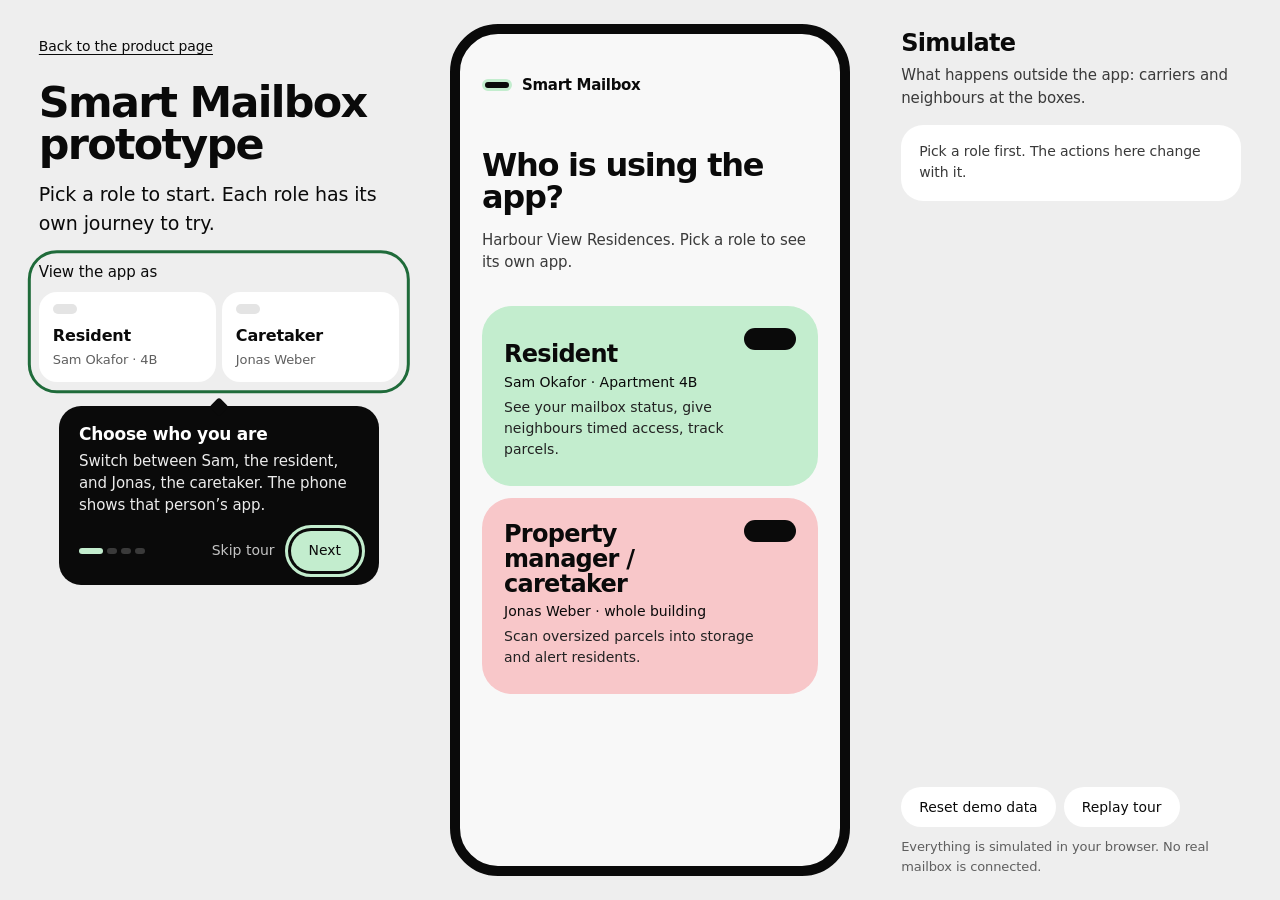
<file: demo.html>
<!doctype html>
<html lang="en">
<head>
  <meta charset="utf-8">
  <meta name="viewport" content="width=device-width, initial-scale=1, viewport-fit=cover">
  <title>Smart Mailbox Demo</title>
  <meta name="description" content="Interactive prototype of the Smart Mailbox app: resident mailbox status, timed neighbour access and history, and the caretaker parcel intake portal.">
  <meta name="theme-color" content="#f8f8f8">
  <link rel="preconnect" href="https://api.fontshare.com">
  <link rel="preconnect" href="https://cdn.fontshare.com" crossorigin>
  <link href="https://api.fontshare.com/v2/css?f[]=switzer@400,500,600&display=swap" rel="stylesheet">
  <link rel="icon" href="data:image/svg+xml,%3Csvg xmlns='http://www.w3.org/2000/svg' viewBox='0 0 32 32'%3E%3Crect width='32' height='32' rx='8' fill='%23c3edce'/%3E%3Crect x='6' y='13' width='20' height='6' rx='3' fill='%230a0a0a'/%3E%3C/svg%3E">
  <link rel="stylesheet" href="css/tokens.css">
  <link rel="stylesheet" href="css/demo.css">
</head>
<body>
  <div class="stage">
    <!-- Everything outside the app: on desktop the columns beside the phone, on a phone a drawer. -->
    <div class="demo" id="demo-panel" aria-labelledby="drawer-title">
      <div class="demo__head">
        <h2 id="drawer-title">Demo controls</h2>
        <button class="btn btn--quiet btn--small" type="button" id="demo-close">Close</button>
      </div>

      <aside class="guide" aria-labelledby="guide-title">
        <a class="guide__back" href="index.html">Back to the product page</a>
        <p id="guide-title" class="guide__title">Smart Mailbox prototype</p>
        <p class="guide__lede" id="guide-lede">Pick a role to start. Each role has its own journey to try.</p>

        <fieldset class="roles">
          <legend>View the app as</legend>
          <label class="roles__opt roles__opt--mint">
            <input type="radio" name="demo-role" value="resident">
            <span><b>Resident</b><small>Sam Okafor · 4B</small></span>
          </label>
          <label class="roles__opt roles__opt--pink">
            <input type="radio" name="demo-role" value="caretaker">
            <span><b>Caretaker</b><small>Jonas Weber</small></span>
          </label>
        </fieldset>
        <div class="handoff" id="handoff" hidden></div>

        <div class="guide__tasks" id="guide-tasks" aria-live="polite"></div>
      </aside>

      <div class="side">
        <section class="simulate" aria-labelledby="sim-title">
          <h2 id="sim-title" class="simulate__title">Simulate</h2>
          <p class="simulate__lede">What happens outside the app: carriers and neighbours at the boxes.</p>
          <div id="sim-body"></div>
        </section>

        <div class="demo__foot">
          <div class="btn-row">
            <button class="btn btn--quiet btn--small" type="button" id="reset-demo">Reset demo data</button>
            <button class="btn btn--quiet btn--small" type="button" id="tour-replay" hidden>Replay tour</button>
          </div>
          <p>Everything is simulated in your browser. No real mailbox is connected.</p>
        </div>
      </div>
    </div>
    <div class="scrim" id="demo-scrim" hidden></div>

    <div class="device">
      <nav class="backbar" aria-label="Site">
        <a href="index.html"><svg class="ico" viewBox="0 0 24 24" aria-hidden="true" focusable="false"><path d="M19 12H5M11 6l-6 6 6 6"/></svg>Landing Page</a>
        <button class="backbar__demo" type="button" id="demo-open" aria-controls="demo-panel" aria-expanded="false"><svg class="ico" viewBox="0 0 24 24" aria-hidden="true" focusable="false"><path d="M4 7h10M18 7h2M4 17h4M12 17h8"/><circle cx="16" cy="7" r="2"/><circle cx="10" cy="17" r="2"/></svg>Demo controls</button>
      </nav>
      <div class="app" id="app" aria-live="polite">
        <noscript><p class="pad">This prototype needs JavaScript to run.</p></noscript>
      </div>
      <div class="push" id="push" role="status" hidden></div>
    </div>
  </div>

  <script src="js/demo.js" defer></script>
  <script src="js/tour.js" defer></script>
</body>
</html>
</file>
<file: css/tokens.css>
/* Smart Mailbox — shared design tokens (landing page + demo app) */
:root {
  --bg: #f8f8f8;
  --surface: #eeeeee;
  --surface-2: #e4e4e4;
  --ink: #0a0a0a;
  --ink-soft: #3a3a3a;
  --muted: #5f5f5f;
  --accent: #1f6b3a;
  --accent-strong: #15522b;
  --accent-ink: #ffffff;
  --mint: #c3edce;
  --mint-deep: #a6e2b6;
  --pink: #f8c7c9;
  --pink-deep: #f2a9ad;
  --paper: #ffffff;
  --alert: #b3261e;

  --font: "Switzer", ui-sans-serif, system-ui, -apple-system, "Segoe UI", sans-serif;

  --step-small: clamp(0.8125rem, 0.79rem + 0.1vw, 0.875rem);
  --step-body: clamp(1.0625rem, 1rem + 0.25vw, 1.1875rem);
  --step-lead: clamp(1.25rem, 1.1rem + 0.7vw, 1.625rem);
  --step-head: clamp(2rem, 1.3rem + 3.2vw, 4rem);
  --step-display: clamp(2.75rem, 1.2rem + 5.4vw, 6rem);

  /* The motif: the letter slot. Fully round ends, used at every scale. */
  --slot: 999px;
  --radius: 14px;

  --margin: clamp(16px, 2.8vw, 40px);
  --gap: clamp(8px, 0.8vw, 12px);

  --ease-out: cubic-bezier(0.22, 1, 0.36, 1);
  --ease-in-out: cubic-bezier(0.65, 0, 0.35, 1);
  --ease-soft: cubic-bezier(0.25, 0.8, 0.25, 1);
  --t-press: 120ms;
  --t-hover: 180ms;
}

*,
*::before,
*::after { box-sizing: border-box; }

html { -webkit-text-size-adjust: 100%; text-size-adjust: 100%; }

body {
  margin: 0;
  background: var(--bg);
  color: var(--ink);
  font-family: var(--font);
  font-size: var(--step-body);
  line-height: 1.5;
  letter-spacing: -0.005em;
  -webkit-font-smoothing: antialiased;
  font-feature-settings: "tnum" 0;
}

img, svg, video { display: block; max-width: 100%; }
button, input, select { font: inherit; color: inherit; }
a { color: inherit; }

:focus-visible { outline: 3px solid var(--accent); outline-offset: 3px; }
/* Sections focused by anchor navigation (tabindex="-1") are not interactive: no ring */
[tabindex="-1"]:focus, [tabindex="-1"]:focus-visible, :target { outline: none; }
::selection { background: var(--mint); color: var(--ink); }

.visually-hidden {
  position: absolute !important; width: 1px; height: 1px; padding: 0; margin: -1px;
  overflow: hidden; clip: rect(0 0 0 0); white-space: nowrap; border: 0;
}

.tnum { font-variant-numeric: tabular-nums; }

/* Buttons: the slot shape, flat, one fill */
.btn {
  display: inline-flex; align-items: center; justify-content: center; gap: 10px;
  min-height: 48px; padding: 0 26px;
  border: 0; border-radius: var(--slot);
  background: var(--accent); color: var(--accent-ink);
  font-weight: 500; font-size: var(--step-body); text-decoration: none; cursor: pointer;
  transition: transform var(--t-press) var(--ease-out), background-color var(--t-hover) ease, color var(--t-hover) ease;
}
.btn:active { transform: scale(0.97); }
.btn--ink { background: var(--ink); color: var(--paper); }
.btn--quiet { background: var(--paper); color: var(--ink); }
.btn--paper { background: var(--paper); color: var(--ink); }
.btn--small { min-height: 40px; padding: 0 18px; font-size: var(--step-small); }
.btn--lg { min-height: 60px; padding: 0 30px 0 34px; gap: 14px; font-size: var(--step-body); font-weight: 600; letter-spacing: -0.01em; }
.btn__arrow { display: inline-block; transition: transform var(--t-hover) var(--ease-out); }
@media (hover: hover) and (pointer: fine) {
  .btn:hover { background: var(--accent-strong); }
  .btn--ink:hover { background: #2a2a2a; }
  .btn--quiet:hover { background: var(--surface); }
  .btn--paper:hover { background: var(--mint); }
  .btn:hover .btn__arrow { transform: translateX(4px); }
}

@media (prefers-reduced-motion: reduce) {
  *, *::before, *::after { transition-duration: 1ms !important; animation-duration: 1ms !important; animation-iteration-count: 1 !important; }
}
</file>
<file: css/landing.css>
/* Smart Mailbox — landing page */

.mint { background: var(--mint); color: var(--ink); }
.pink { background: var(--pink); color: var(--ink); }
.paper { background: var(--paper); color: var(--ink); }
.surface { background: var(--surface); color: var(--ink); }

.skip { position: absolute; left: -9999px; top: 8px; z-index: 50; background: var(--ink); color: var(--paper); padding: 10px 16px; border-radius: var(--slot); }
.skip:focus { left: 16px; }

.h2 {
  margin: 0;
  font-size: var(--step-head);
  font-weight: 600;
  line-height: 0.98;
  letter-spacing: -0.04em;
  color: #161616;
}

section { scroll-margin-top: 80px; }

/* ---------- Navigation ---------- */
.nav {
  position: absolute; inset: 0 0 auto 0; z-index: 10;
  display: flex; align-items: center; gap: 32px;
  padding: 22px var(--margin);
}
.wordmark {
  display: inline-flex; align-items: center; gap: 10px;
  font-weight: 600; font-size: var(--step-body); letter-spacing: -0.03em; text-decoration: none;
}
.wordmark__slot { width: 30px; height: 12px; border-radius: var(--slot); background: var(--ink); border: 3px solid var(--mint); }
.nav nav { margin-left: auto; }
.nav__links { display: flex; gap: 28px; margin: 0; padding: 0; list-style: none; }
.nav__links a { font-size: var(--step-small); text-decoration: none; text-underline-offset: 0.25em; }
@media (hover: hover) and (pointer: fine) { .nav__links a:hover { text-decoration: underline; } }

@media (max-width: 860px) {
  .nav nav { display: none; }
  .nav__cta { margin-left: auto; }
}

/* ---------- Hero ---------- */
.hero {
  position: relative;
  min-height: max(100svh, 760px);
  display: grid;
  grid-template-columns: repeat(12, 1fr);
  column-gap: var(--gap);
  padding: 0 var(--margin);
  overflow: hidden;
}
.hero__copy { grid-column: 1 / 8; padding-top: clamp(120px, 15vh, 160px); position: relative; z-index: 2; }
.hero__title {
  margin: 0;
  max-width: 9.4em;
  font-size: var(--step-display);
  text-wrap: balance;
  font-weight: 600;
  line-height: 0.95;
  letter-spacing: -0.045em;
  color: #161616;
}
.hero__lede { margin: 36px 0 0; max-width: 40ch; font-size: var(--step-body); color: var(--ink); }
.hero__actions { display: flex; align-items: center; gap: 28px; margin-top: 36px; flex-wrap: wrap; }
.hero__link { font-size: var(--step-small); font-weight: 500; color: var(--ink-soft); text-underline-offset: 0.3em; text-decoration-color: rgba(10, 10, 10, 0.35); transition: color var(--t-hover) ease, text-decoration-color var(--t-hover) ease; }
@media (hover: hover) and (pointer: fine) { .hero__link:hover { color: var(--ink); text-decoration-color: currentColor; } }
.hero__note { margin: 16px 0 0; font-size: var(--step-small); color: var(--muted); }

.hero__stage {
  position: absolute;
  left: calc(var(--margin) + (100% - 2 * var(--margin)) * 4 / 12);
  right: 0; bottom: 0; top: 46%;
  background: var(--mint);
  border-top-left-radius: 200px;
  padding: 84px 0 0 clamp(40px, 5vw, 96px);
}
.hero__slot {
  position: absolute; top: 26px; left: 30%;
  width: min(300px, 24vw); height: 26px;
  border-radius: var(--slot); background: var(--bg);
}

/* Live status panel (product fragment) */
.status {
  position: relative;
  width: min(640px, 100%);
  background: var(--paper);
  border-radius: 28px 28px 0 0;
  padding: 28px 32px 40px;
  font-size: var(--step-small);
}
.status__head { display: flex; justify-content: space-between; align-items: center; gap: 16px; color: var(--muted); }
.status__head p { margin: 0; }
.status__conn { display: inline-flex; align-items: center; gap: 12px; flex-wrap: wrap; }

/* Live badge: the device is online. The dot breathes, the ring pings outward. */
.live {
  display: inline-flex; align-items: center; gap: 8px;
  padding: 4px 12px 4px 10px; border-radius: var(--slot);
  background: var(--mint); color: var(--accent-strong); font-weight: 600;
}
.live__dot { position: relative; width: 8px; height: 8px; border-radius: 50%; background: var(--accent); }
.live__dot::after {
  content: ""; position: absolute; inset: 0; border-radius: 50%; background: var(--accent);
  animation: ping 2.2s var(--ease-out) infinite;
}
@keyframes ping { 0% { transform: scale(1); opacity: 0.55; } 70%, 100% { transform: scale(3.2); opacity: 0; } }
.status__body { margin-top: 22px; display: flex; flex-direction: column; gap: 6px; }
.status__word {
  margin: 0; display: inline-flex; align-items: center; gap: 14px;
  font-size: clamp(2.25rem, 1.6rem + 2vw, 3.25rem); font-weight: 600; letter-spacing: -0.04em; line-height: 1;
}
.status__word::before {
  content: ""; transform-origin: left center; width: 0.9em; height: 0.36em; border-radius: var(--slot); background: var(--accent);
  transition: background-color 300ms ease, width 400ms var(--ease-out);
}
.status[data-state="empty"] .status__word::before { background: var(--surface-2); width: 0.6em; }
.status__meta { margin: 0; color: var(--muted); }
.status__controls { display: flex; gap: 10px; margin-top: 24px; flex-wrap: wrap; }
.status__controls .btn { min-height: 44px; font-size: var(--step-small); }
.status__controls .btn--quiet { background: var(--surface); }
.status__controls .btn:disabled { opacity: 0.4; cursor: not-allowed; }
.status__log { list-style: none; margin: 24px -32px 0; padding: 20px 32px 0; background: var(--bg); display: grid; gap: 10px; }
.status__log li { display: flex; gap: 16px; }
.status__log span { color: var(--muted); min-width: 44px; }
.status__log li.is-new { animation: logIn 500ms var(--ease-out); }
@keyframes logIn { from { opacity: 0; transform: translateY(-8px); } }

.toast {
  position: absolute; top: 36px; right: clamp(16px, 4vw, 56px);
  display: flex; align-items: center; gap: 12px;
  background: var(--ink); color: var(--paper);
  padding: 14px 20px; border-radius: var(--slot);
  font-size: var(--step-small);
  animation: toastIn 500ms var(--ease-out);
}
.toast[hidden] { display: none; }
.toast strong { font-weight: 600; margin-right: 6px; }
.toast__dot { width: 22px; height: 10px; border-radius: var(--slot); background: var(--mint); }
@keyframes toastIn { from { opacity: 0; transform: translateY(-14px); } }

@media (max-width: 860px) {
  .hero { display: block; min-height: 0; padding: 0; }
  .hero__copy { padding: 104px var(--margin) 0; }
  .hero__title { font-size: clamp(2.5rem, 10.2vw, 4.5rem); max-width: 9em; }
  .hero__lede { margin-top: 28px; }
  .hero__stage { position: relative; left: auto; top: auto; margin-top: 56px; padding: 56px 0 0 var(--margin); border-top-left-radius: 72px; }
  .hero__slot { left: 30%; width: 44%; height: 20px; top: 20px; }
  .status { width: auto; padding: 22px 20px 28px; border-top-right-radius: 0; }
  .status__head { flex-direction: column; align-items: flex-start; gap: 10px; }
  .toast { position: fixed; top: 12px; left: 12px; right: 12px; z-index: 40; }
}

/* ---------- Who it's for ---------- */
.who { padding: clamp(120px, 14vw, 200px) var(--margin) 0; }
.who__head { display: grid; grid-template-columns: repeat(12, 1fr); column-gap: var(--gap); align-items: end; }
.who__title { grid-column: 1 / 7; font-size: clamp(2.25rem, 1.3rem + 3vw, 4rem); }
.who__lede { grid-column: 1 / 7; margin: 20px 0 0; max-width: 42ch; }
.seg { grid-column: 8 / 13; grid-row: 1 / 3; justify-self: end; align-self: end; display: inline-flex; gap: 4px; padding: 5px; border-radius: var(--slot); background: var(--surface); }
.seg__opt {
  min-height: 48px; padding: 0 22px; border: 0; border-radius: var(--slot);
  background: transparent; color: var(--ink); font-weight: 500; cursor: pointer; white-space: nowrap;
  transition: background-color var(--t-hover) ease, color var(--t-hover) ease, transform var(--t-press) var(--ease-out);
}
.seg__opt:active { transform: scale(0.97); }
.seg__opt[aria-selected="true"] { background: var(--ink); color: var(--paper); }
@media (hover: hover) and (pointer: fine) { .seg__opt[aria-selected="false"]:hover { background: var(--surface-2); } }

.who__panel {
  display: grid; grid-template-columns: repeat(12, 1fr); column-gap: var(--gap); align-items: center;
  margin-top: clamp(32px, 4vw, 56px);
  padding: clamp(28px, 4vw, 64px);
  border-radius: 28px;
  min-height: clamp(460px, 40vw, 580px);
}
.who__panel[hidden] { display: none; }
.who__panel.is-shown { animation: panelSwap 520ms var(--ease-out); }
@keyframes panelSwap { from { opacity: 0; transform: translateY(12px); } }
.who__text { grid-column: 1 / 7; }
.who__claim { margin: 0; font-size: clamp(1.75rem, 1.2rem + 1.2vw, 2.25rem); font-weight: 600; letter-spacing: -0.035em; line-height: 1.05; }
.who__text .slot-list { margin-top: 28px; }
.who__panel.mint .slot-list li::before { background: var(--accent); }
.who__actions { display: flex; align-items: center; gap: 24px; flex-wrap: wrap; margin-top: 36px; }
.who__link { font-weight: 500; text-underline-offset: 0.3em; }
.who__pic { grid-column: 8 / 13; }
.who__pic.pic img { aspect-ratio: 4 / 3; height: auto; border-radius: 0 var(--slot) var(--slot) 0; object-position: 50% 60%; }
.who__pic figcaption { color: var(--ink-soft); }

/* Caretaker portal fragment */
.portal { grid-column: 7 / 13; background: var(--paper); border-radius: 22px; padding: 22px 24px; font-size: var(--step-small); }
.portal__head { display: flex; justify-content: space-between; gap: 12px; color: var(--ink-soft); }
.portal__head p { margin: 0; }
.portal__head b { color: var(--ink); font-weight: 600; margin-right: 6px; }
.portal__rows { list-style: none; margin: 16px 0 0; padding: 0; display: grid; gap: 4px; }
.portal__rows li { display: grid; grid-template-columns: 48px minmax(0, 1fr) auto 92px; gap: 12px; align-items: center; padding: 12px 14px; border-radius: 14px; background: var(--bg); }
.portal__rows li > span:first-child { color: var(--muted); }
.portal__rows li > span:nth-child(2) { overflow: hidden; text-overflow: ellipsis; white-space: nowrap; }
.tag { justify-self: end; padding: 3px 10px; border-radius: var(--slot); background: var(--surface); font-weight: 500; }
.tag--wait { background: var(--pink); }
.portal__foot { display: flex; justify-content: space-between; margin-top: 14px; padding: 0 4px; color: var(--ink-soft); }

@media (max-width: 1023px) {
  .who__title, .who__lede { grid-column: 1 / -1; }
  .seg { grid-column: 1 / -1; grid-row: auto; justify-self: start; margin-top: 28px; }
  .who__panel { display: block; min-height: 0; }
  .who__pic, .portal { margin-top: 36px; }
}
@media (max-width: 560px) {
  .seg { display: flex; width: 100%; }
  .seg__opt { flex: 1; padding: 0 10px; font-size: 0.9375rem; }
  .who__panel { padding: 26px 20px; border-radius: 24px; }
  .who__claim { font-size: 1.75rem; }
  .portal { padding: 16px; }
  .portal__rows li { grid-template-columns: 42px minmax(0, 1fr) auto; padding: 10px 12px; gap: 10px; }
  .portal__rows li > span:nth-child(3) { display: none; }
}

/* ---------- Why ---------- */
.why {
  display: grid; grid-template-columns: repeat(12, 1fr); column-gap: var(--gap);
  padding: clamp(120px, 14vw, 200px) var(--margin) 0;
  align-items: start;
}
.why__text { grid-column: 1 / 6; }
.why__text p { max-width: 46ch; margin: 24px 0 0; }
.why__text .h2 { max-width: none; }
.why__figures { display: grid; grid-template-columns: 1fr 1fr; gap: 24px; margin: 48px 0 0; }
.why__figures div { background: var(--surface); border-radius: 28px; padding: 24px; }
.why__figures dt { font-size: var(--step-head); font-weight: 600; letter-spacing: -0.04em; line-height: 1; }
.why__figures dd { margin: 12px 0 0; font-size: var(--step-small); }
.why .why__source { font-size: var(--step-small); color: var(--muted); margin-top: 16px; }

.why__pictures { grid-column: 7 / 13; display: grid; grid-template-columns: repeat(3, 1fr); gap: var(--gap); align-items: end; }
.pic { margin: 0; }
.pic img { width: 100%; height: 100%; object-fit: cover; border-radius: var(--slot); }
.pic figcaption { margin-top: 12px; font-size: var(--step-small); color: var(--muted); }
.why__pictures .pic { display: flex; flex-direction: column; }
.pic--tall img { height: clamp(380px, 46vw, 640px); object-position: 70% 50%; }
.pic--mid img { height: clamp(300px, 36vw, 500px); }
.pic--low img { height: clamp(240px, 28vw, 400px); object-position: 80% 50%; }

@media (max-width: 860px) {
  .why { display: block; }
  .why__pictures { margin-top: 48px; grid-template-columns: 1.2fr 1fr; }
  .pic--tall { grid-row: span 2; }
  .pic--tall img { height: 460px; }
  .pic--mid img { height: 220px; }
  .pic--low img { height: 180px; }
}

/* ---------- Features board ---------- */
.board { padding: clamp(120px, 14vw, 200px) var(--margin) 0; }

.board__head {
  display: grid; grid-template-columns: repeat(12, 1fr); column-gap: var(--gap);
  align-items: end;
}
.board__heading { grid-column: 1 / 8; }
.board__title { max-width: 13em; font-size: clamp(2rem, 1.3rem + 2.6vw, 3.5rem); line-height: 1.02; text-wrap: balance; }
.board__lede { grid-column: 8 / 13; margin: 0; max-width: 44ch; color: var(--ink-soft); }

.board__grid {
  display: grid; grid-template-columns: repeat(3, 1fr); gap: 12px;
  margin-top: clamp(40px, 4.5vw, 64px);
}

/* Card: text first, preview second */
.feat {
  display: flex; flex-direction: column; gap: 24px; min-width: 0;
  padding: clamp(22px, 2vw, 30px);
  border-radius: 28px;
}
.feat__text h3 { margin: 0; font-size: 1.25rem; font-weight: 600; line-height: 1.2; letter-spacing: -0.02em; color: var(--ink); }
.feat__text p { margin: 8px 0 0; max-width: 42ch; font-size: 0.9375rem; line-height: 1.5; color: var(--ink-soft); }
.feat__ui { margin-top: auto; display: flex; flex-direction: column; align-items: flex-start; gap: 12px; }
.feat__ui--centre { align-items: center; padding: 22px 16px; border-radius: 20px; background: rgba(255, 255, 255, 0.5); }
.feat__meta { font-size: var(--step-small); color: var(--ink-soft); }

/* Hero card: Instant alert */
.feat--alert {
  grid-column: span 2;
  display: grid; grid-template-columns: 1fr 1fr; column-gap: clamp(20px, 3vw, 48px);
  padding-bottom: 0;
}
.feat--alert .feat__text { display: flex; flex-direction: column; padding-bottom: clamp(22px, 2vw, 30px); }
.feat--alert h3 { font-size: var(--step-lead); letter-spacing: -0.03em; }
.feat--alert .feat__text p { margin-bottom: 28px; font-size: 1rem; }
.feat__log {
  list-style: none; margin: auto 0 0; padding: 16px 18px;
  display: grid; gap: 8px;
  border-radius: 20px; background: rgba(255, 255, 255, 0.55);
  font-size: 0.9375rem;
}
.feat__log li { display: flex; gap: 16px; }
.feat__log span { min-width: 44px; color: var(--ink-soft); }
.feat__ui--phone { margin-top: 0; align-items: center; justify-content: flex-end; }
.lock {
  width: min(100%, 340px); flex: 1; min-height: 280px;
  display: flex; flex-direction: column; gap: 8px;
  padding: 26px 14px 24px;
  border-radius: 36px 36px 0 0;
  background: var(--ink); color: var(--paper);
}
.lock__time { margin: 0 0 14px; text-align: center; font-size: 2.5rem; font-weight: 500; letter-spacing: -0.04em; line-height: 1; }
.lock__note { padding: 12px 14px; border-radius: 18px; background: var(--paper); color: var(--ink); font-size: 0.875rem; line-height: 1.35; }
.lock__note--sms { background: var(--mint); }
.lock__note p { margin: 0; }
.lock__note b { font-weight: 600; }
.lock__app { display: flex; justify-content: space-between; gap: 12px; margin-bottom: 4px !important; font-size: 0.8125rem; color: var(--ink-soft); }

/* Status pill (live status, auto reset) */
.pill {
  display: inline-flex; align-items: center; gap: 12px;
  padding: 10px 22px 10px 16px;
  border-radius: var(--slot); background: var(--paper);
  font-size: 1.25rem; font-weight: 600; letter-spacing: -0.02em; line-height: 1.2; white-space: nowrap;
}
.pill__dot { flex: none; width: 24px; height: 10px; border-radius: var(--slot); background: var(--accent); }
.pill--empty { margin-top: 10px; }
.switch-sm { flex: none; position: relative; width: 40px; height: 22px; border-radius: var(--slot); background: var(--surface-2); }
.switch-sm span { position: absolute; left: 3px; top: 3px; width: 16px; height: 16px; border-radius: 50%; background: var(--ink); }

/* Optical sensor: the dark card. What it ignores, what it reports. */
.feat--optical { grid-column: span 2; display: grid; grid-template-columns: 1fr 1fr; column-gap: clamp(20px, 3vw, 48px); background: var(--ink); color: var(--paper); }
.feat--optical .feat__text h3 { color: var(--paper); font-size: var(--step-lead); letter-spacing: -0.03em; }
.feat--optical .feat__text p { color: rgba(255, 255, 255, 0.82); font-size: 1rem; }
.feat__private { list-style: none; margin: 22px 0 0; padding: 0; display: flex; flex-wrap: wrap; gap: 8px; }
.feat__private li { display: inline-flex; align-items: center; gap: 10px; padding: 8px 16px 8px 12px; border-radius: var(--slot); background: #222; font-size: 0.9375rem; font-weight: 600; }
.feat__private li::before { content: ""; width: 18px; height: 8px; border-radius: var(--slot); background: var(--mint); }
.feat--optical .feat__ui { margin-top: 0; justify-content: flex-end; align-items: stretch; }
.events { list-style: none; margin: 0; padding: 10px; display: grid; gap: 4px; border-radius: 20px; background: #1c1c1c; font-size: 0.9375rem; }
.events li { display: grid; grid-template-columns: 44px minmax(0, 1fr) auto; gap: 12px; align-items: center; padding: 10px 12px; border-radius: 14px; color: rgba(255, 255, 255, 0.62); }
.events li > span:first-child { color: rgba(255, 255, 255, 0.5); }
.events__out { justify-self: end; padding: 3px 10px; border-radius: var(--slot); background: #2a2a2a; font-size: var(--step-small); }
.events li.events__hit { background: #262626; color: var(--paper); }
.events__hit .events__out { background: var(--mint); color: var(--ink); font-weight: 600; }

/* Timed access code */
.keys { display: flex; gap: 6px; }
.keys span {
  display: grid; place-items: center; width: 44px; height: 52px;
  border-radius: 12px; background: var(--mint);
  font-size: 1.5rem; font-weight: 600; letter-spacing: -0.02em;
}

/* Parcel label */
.label { display: flex; align-items: center; gap: 16px; width: 100%; padding: 14px 16px; border-radius: 18px; background: var(--paper); }
.label__bars { flex: none; width: 112px; height: 40px; }
.label__info { display: grid; gap: 2px; min-width: 0; font-size: var(--step-small); color: var(--ink-soft); }
.label__info b { font-size: 1rem; font-weight: 600; color: var(--ink); }

/* Battery metric */
.metric { display: inline-flex; align-items: center; gap: 14px; padding: 10px 22px 10px 16px; border-radius: var(--slot); background: var(--surface); }
.battery { position: relative; flex: none; width: 44px; height: 22px; padding: 3px; border-radius: 7px; background: var(--surface-2); }
.battery::after { content: ""; position: absolute; right: -5px; top: 7px; width: 4px; height: 8px; border-radius: 0 2px 2px 0; background: var(--surface-2); }
.battery span { display: block; width: 87%; height: 100%; border-radius: 4px; background: var(--accent); }
.metric__value { font-size: 1.5rem; font-weight: 600; letter-spacing: -0.03em; line-height: 1; }

/* Network */
.signal { display: inline-flex; flex-wrap: wrap; align-items: center; gap: 4px 12px; padding: 12px 22px 12px 18px; border-radius: var(--slot); background: var(--paper); white-space: nowrap; }
.signal__bars { display: inline-flex; align-items: flex-end; gap: 3px; height: 18px; }
.signal__bars span { width: 5px; border-radius: 2px; background: var(--ink); }
.signal__bars span:nth-child(1) { height: 6px; }
.signal__bars span:nth-child(2) { height: 10px; }
.signal__bars span:nth-child(3) { height: 14px; }
.signal__bars span:nth-child(4) { height: 18px; }
.signal__net { font-size: 1.25rem; font-weight: 600; letter-spacing: -0.02em; }

@media (max-width: 1023px) {
  .board__heading, .board__lede { grid-column: 1 / -1; }
  .board__lede { margin-top: 24px; }
  .board__grid { grid-template-columns: repeat(2, 1fr); grid-auto-flow: dense; }
  .feat--alert, .feat--optical { grid-column: 1 / -1; }
  .feat--network { grid-column: 1 / -1; flex-direction: row; justify-content: space-between; }
  .feat--network .feat__ui { margin-top: 0; align-self: flex-end; }
}

@media (max-width: 767px) {
  .board__title { font-size: 28px; }
  .board__grid { grid-template-columns: 1fr; gap: 10px; }
  .feat { gap: 20px; }
  .feat--alert { display: flex; padding-bottom: 0; }
  .feat--optical { display: flex; }
  .feat--network { flex-direction: column; }
  .feat--network .feat__ui { align-self: stretch; }
  .events li { grid-template-columns: 40px minmax(0, 1fr) auto; gap: 8px; padding: 10px; }
  .feat--alert .feat__text { padding-bottom: 0; }
  .feat--alert .feat__text p { margin-bottom: 20px; }
  .feat__ui--phone { align-items: center; }
  .lock { flex: none; min-height: 0; }
}

/* ---------- How it works ---------- */
.how {
  display: grid; grid-template-columns: repeat(12, 1fr); column-gap: 10px;
  padding: clamp(120px, 14vw, 200px) var(--margin) 0;
  position: relative;
}
.how__title { grid-column: 1 / -1; grid-row: 1; margin: 0 0 clamp(40px, 5vw, 72px); font-size: clamp(2.5rem, 1.4rem + 2.6vw, 3.25rem); }
.how__stages { grid-column: 1 / -1; grid-row: 2; display: grid; grid-template-columns: repeat(3, minmax(0, 1fr)); column-gap: 10px; margin: 0; padding: 0; list-style: none; align-items: start; }
.stage { min-width: 0; margin: 0; padding: 0; }
.stage h3 { margin: 22px 0 0; font-size: var(--step-lead); font-weight: 500; letter-spacing: -0.01em; }
.stage p { margin: 6px 0 0; max-width: 36ch; color: var(--ink-soft); font-size: var(--step-body); }
.stage__tile { width: 100%; aspect-ratio: 4 / 3; min-height: 320px; border-radius: 28px; overflow: hidden; display: grid; place-items: center; }
.fit, .pair { width: 86%; height: auto; max-height: 92%; overflow: visible; }
.fit__plate { font-family: var(--font); font-size: 15px; font-weight: 600; fill: var(--ink); letter-spacing: -0.02em; }
.pair text { font-family: var(--font); font-size: 14px; font-weight: 600; letter-spacing: -0.01em; }
.fit__module, .pair__frame { transform-box: fill-box; transform-origin: center; }
/* Static state (no script, reduced motion): fitted and paired. */
.pair__scan, .pair__state--scan { opacity: 0; }
.stage--3 .stage__tile { background: var(--surface); }

.phone-mini { width: min(78%, 360px); align-self: end; background: var(--ink); color: var(--paper); border-radius: 44px 44px 0 0; padding: 40px 18px 60px; display: grid; gap: 10px; }
.stage .phone-mini__time { color: var(--paper); }
.phone-mini__time { margin: 0 0 18px; text-align: center; font-size: 3.25rem; font-weight: 500; letter-spacing: -0.04em; }
.phone-mini__note { background: var(--mint); color: var(--ink); border-radius: 22px; padding: 14px 16px; display: grid; font-size: var(--step-small); }
.phone-mini__note--pink { background: var(--pink); }
.phone-mini__note b { font-weight: 600; }

@media (max-width: 860px) {
  .how { display: block; }
  .how__title { font-size: 30px; margin: 0; }
  .how__stages { display: grid; grid-template-columns: minmax(0, 1fr); row-gap: 40px; margin-top: 32px; }
  .stage__tile { aspect-ratio: 16 / 9; min-height: 260px; }
  .phone-mini { padding: 24px 14px 30px; }
  .phone-mini__time { font-size: 2.5rem; margin-bottom: 8px; }
}

/* ---------- Showcase ---------- */
.show {
  position: relative;
  margin-top: clamp(120px, 14vw, 200px);
  min-height: 92svh;
  overflow: hidden;
  padding: clamp(56px, 7vw, 96px) var(--margin);
  transition: background-color 500ms var(--ease-in-out);
}
.show[data-on="false"] { background: var(--pink); }
.show__text { position: relative; z-index: 2; max-width: 30rem; }
.show__title { font-size: clamp(1.75rem, 2.6vw, 2.5rem); line-height: 1.05; }
.show__text p { margin: 20px 0 0; font-size: var(--step-body); }
.show__control {
  position: absolute; right: -3%; bottom: 5%;
  font-size: clamp(64px, 15vh, 150px);
  display: grid; justify-items: start; gap: 0.12em;
}
.big-switch { padding: 0; border: 0; background: none; cursor: pointer; border-radius: var(--slot); }
.big-switch__track { display: block; width: 4.6em; height: 2.4em; border-radius: var(--slot); background: var(--accent); position: relative; transition: background-color 400ms ease; }
.big-switch__thumb { position: absolute; top: 0.2em; left: 0.2em; width: 2em; height: 2em; border-radius: 50%; background: var(--paper); transform: translateX(2.2em); transition: transform 500ms var(--ease-out); }
.big-switch[aria-checked="false"] .big-switch__track { background: var(--ink); }
.big-switch[aria-checked="false"] .big-switch__thumb { transform: none; }
.big-switch:active .big-switch__thumb { width: 2.3em; }
.big-switch__label { margin: 0.25em 0 0; font-size: 0.62em; font-weight: 600; letter-spacing: -0.04em; line-height: 1; }
.big-switch__value { margin: 0; font-size: 0.44em; font-weight: 500; letter-spacing: -0.03em; line-height: 1.1; }
.show[data-on="false"] .big-switch__value { text-decoration: line-through; text-decoration-thickness: 0.06em; }

@media (max-width: 860px) {
  .show { min-height: 86svh; }
  .show__title { font-size: 26px; }
  .show__text p { font-size: var(--step-body); }
  .show__control { left: var(--margin); right: auto; bottom: 4%; font-size: 15vw; }
}

/* ---------- Buildings ---------- */
.buildings {
  display: grid; grid-template-columns: repeat(12, 1fr); column-gap: var(--gap);
  padding: clamp(120px, 14vw, 200px) var(--margin) 0; align-items: center;
}
.buildings__pic { grid-column: 1 / 7; }
.buildings__pic img { height: clamp(420px, 52vw, 720px); border-radius: 0 var(--slot) var(--slot) 0; }
.buildings__text { grid-column: 8 / 13; }
.buildings__text .h2 { max-width: 12ch; font-size: clamp(2rem, 1.3rem + 2.6vw, 3.5rem); }
.buildings__text > p { margin: 24px 0 0; max-width: 44ch; }
.slot-list { list-style: none; margin: 28px 0 0; padding: 0; display: grid; gap: 12px; }
.slot-list li { display: flex; align-items: center; gap: 14px; }
.slot-list li::before { content: ""; flex: none; width: 22px; height: 9px; border-radius: var(--slot); background: var(--pink-deep); }
.capacity { margin-top: 36px; background: var(--pink); border-radius: 28px; padding: 22px 24px; font-size: var(--step-small); display: grid; gap: 12px; }
.capacity__row { display: flex; justify-content: space-between; gap: 12px; }
.capacity__row span:first-child { font-weight: 500; }
.capacity__row--muted { color: #3b2a2b; }
.capacity__bar { height: 14px; border-radius: var(--slot); background: var(--paper); overflow: hidden; }
.capacity__bar span { display: block; height: 100%; background: var(--ink); border-radius: var(--slot); }
.pilot { margin-top: 12px; padding: 26px 24px 24px; border-radius: 28px; background: var(--surface); }
.pilot__title { margin: 0; font-size: var(--step-lead); font-weight: 600; letter-spacing: -0.025em; line-height: 1.15; }
.pilot p { margin: 8px 0 20px; max-width: 46ch; font-size: 1rem; }

@media (max-width: 860px) {
  .buildings { display: block; }
  .buildings__pic { margin-left: calc(-1 * var(--margin)); margin-right: 18%; }
  .buildings__pic figcaption { padding-left: var(--margin); }
  .buildings__pic img { height: 380px; }
  .buildings__text { margin-top: 40px; }
  .buildings__pic figcaption { display: none; }
}

/* ---------- Specs ---------- */
.specs {
  display: grid; grid-template-columns: repeat(12, 1fr); column-gap: var(--gap);
  padding: clamp(120px, 14vw, 200px) var(--margin) 0; align-items: start;
}
.specs__figure { grid-column: 1 / 6; border-radius: 0 0 var(--slot) var(--slot); padding: clamp(32px, 4vw, 56px) clamp(24px, 3vw, 40px) 80px; position: sticky; top: 24px; }
.specs__figure { margin: 0; }
/* What's in the box: each part is its own row (drawing, leader, label), so nothing can collide. */
.anatomy { --art: 56%; display: grid; gap: clamp(36px, 4.5vw, 56px); padding-bottom: clamp(64px, 7vw, 96px); }
.anatomy__parts { list-style: none; margin: 0; padding: 0; display: grid; row-gap: clamp(14px, 2vw, 24px); }
.anatomy__part { display: grid; grid-template-columns: var(--art) minmax(0, 1fr); column-gap: 12px; align-items: center; }
.anatomy__art { width: 100%; height: auto; overflow: visible; }
.anatomy__axis { fill: none; stroke: var(--ink); stroke-opacity: 0.22; stroke-width: 1.5; stroke-dasharray: 4 6; }
.anatomy__lead { fill: none; stroke: var(--ink); stroke-width: 1.6; }
.anatomy__node { fill: var(--paper); stroke: var(--ink); stroke-width: 1.6; }
.anatomy__label { margin: 0; line-height: 1.3; }
.anatomy__label b { display: block; font-size: 1rem; font-weight: 600; letter-spacing: -0.01em; }
.anatomy__label span { display: block; margin-top: 2px; font-size: var(--step-small); color: var(--ink-soft); }
.anatomy__fitted { justify-self: center; width: min(100%, 250px); text-align: center; }
.anatomy__fitted svg { width: 100%; height: auto; }
.anatomy__fitted .anatomy__label { margin-top: 14px; }
.specs__text { grid-column: 7 / 13; }
.spec-table { width: 100%; border-collapse: collapse; margin-top: 40px; }
.spec-table th, .spec-table td { text-align: left; vertical-align: top; padding: 18px 0; border-bottom: 1px solid #dcdcdc; }
.spec-table th { width: 34%; font-weight: 500; padding-right: 20px; }
.spec-table td { color: var(--ink); }

@media (max-width: 860px) {
  .specs { display: block; }
  .specs__figure { position: static; }
  .anatomy { --art: 56%; padding-bottom: 72px; }
  .anatomy__fitted { width: min(100%, 220px); }
  .specs__text { margin-top: 48px; }
  .spec-table th { width: 38%; }
}

/* ---------- Quote ---------- */
.quote {
  display: grid; grid-template-columns: repeat(12, 1fr); column-gap: var(--gap);
  padding: clamp(120px, 14vw, 200px) var(--margin) 0; align-items: start;
}
.quote__portrait { grid-column: 2 / 6; margin: 0; }
.quote__portrait img { height: 70svh; min-height: 460px; object-position: 30% 50%; }
.quote__body { grid-column: 7 / 13; margin: 120px 0 0; }
.quote__body blockquote { margin: 0; }
.quote__body blockquote p { margin: 0; max-width: 22ch; font-size: clamp(1.625rem, 2.6vw, 2.25rem); line-height: 1.2; font-weight: 400; letter-spacing: -0.03em; }
.quote__body figcaption { margin-top: 32px; font-size: var(--step-body); max-width: 40ch; }
.quote__fig { margin: 0; }
.quote__small { width: 42%; margin: 72px 0 0 auto; }
.quote__small img { aspect-ratio: 1; height: auto; }
.quote__points { list-style: none; margin: 48px 0 0; padding: 0; display: flex; flex-wrap: wrap; gap: 10px; }
.quote__points li { background: var(--mint); padding: 12px 20px; border-radius: var(--slot); font-weight: 500; }

@media (max-width: 860px) {
  .quote { display: block; }
  .quote__portrait { width: 72%; }
  .quote__portrait img { height: auto; min-height: 0; aspect-ratio: 3 / 4; }
  .quote__body { margin-top: 32px; }
  .quote__body blockquote p { font-size: 24px; }
  .quote__small { width: 50%; margin-top: 40px; }
}

/* ---------- FAQ ---------- */
.faq {
  display: grid; grid-template-columns: repeat(12, 1fr); column-gap: var(--gap);
  padding: clamp(120px, 14vw, 200px) var(--margin) 0; align-items: start;
}
.faq__title { grid-column: 1 / 5; position: sticky; top: 96px; font-size: clamp(2.25rem, 4vw, 3.75rem); max-width: 8ch; }
.faq__list { grid-column: 5 / 13; display: grid; gap: 8px; }
.faq details { background: var(--surface); border-radius: 28px; transition: background-color 250ms ease; }
.faq details[open] { background: var(--accent); color: var(--accent-ink); }
.faq summary {
  list-style: none; cursor: pointer; min-height: 72px; padding: 20px 64px 20px 28px; position: relative;
  display: flex; align-items: center; font-size: var(--step-lead); font-weight: 500; letter-spacing: -0.015em; border-radius: 28px;
}
.faq summary::-webkit-details-marker { display: none; }
.faq summary::before, .faq summary::after { content: ""; position: absolute; right: 28px; top: 50%; width: 16px; height: 3px; margin-top: -1.5px; background: currentColor; border-radius: 2px; transition: transform 250ms var(--ease-out); }
.faq summary::after { transform: rotate(90deg); }
.faq details[open] summary::after { transform: rotate(0deg); }
.faq details p { margin: 0; padding: 0 28px 26px; max-width: 52ch; font-size: var(--step-body); }
@media (hover: hover) and (pointer: fine) { .faq details:not([open]) summary:hover { background: var(--surface-2); } }

@media (max-width: 860px) {
  .faq { display: block; }
  .faq__title { position: static; font-size: 9vw; max-width: none; margin-bottom: 28px; }
  .faq__list { gap: 6px; }
  .faq summary { font-size: var(--step-body); min-height: 64px; padding: 18px 56px 18px 20px; }
  .faq summary::before, .faq summary::after { right: 22px; }
  .faq details p { padding: 0 20px 20px; font-size: var(--step-body); }
}

/* ---------- CTA ---------- */
.cta { margin-top: clamp(120px, 14vw, 200px); padding: 0 var(--margin); }
.cta__inner { background: var(--accent); color: var(--accent-ink); border-radius: 28px; padding: clamp(56px, 7vw, 104px) clamp(20px, 4vw, 72px); }
.cta__head { max-width: 40rem; margin: 0 auto; text-align: center; }
.cta__title { margin: 0; font-size: var(--step-head); font-weight: 600; letter-spacing: -0.045em; line-height: 0.98; }
.cta__head p { margin: 20px auto 0; max-width: 40ch; font-size: var(--step-body); }
.cta__grid { display: grid; grid-template-columns: 1fr 1fr; gap: 12px; max-width: 1040px; margin: clamp(40px, 5vw, 64px) auto 0; }
.cta__card { display: flex; flex-direction: column; align-items: flex-start; padding: clamp(26px, 3vw, 40px); border-radius: 24px; background: var(--accent-strong); }
.cta__card h3 { margin: 0; font-size: var(--step-lead); font-weight: 600; letter-spacing: -0.025em; line-height: 1.15; }
.cta__card--demo p { margin: 10px 0 28px; max-width: 36ch; font-size: 1rem; }
.cta__card--demo .btn { margin-top: auto; }
.cta__card--list { justify-content: center; }

.waitlist { width: 100%; }
.waitlist__who { display: flex; flex-wrap: wrap; gap: 6px; margin: 16px 0 0; padding: 0; border: 0; }
.waitlist__who legend { float: left; margin-right: 6px; padding: 0; line-height: 40px; font-size: 1rem; }
.waitlist__who label { position: relative; cursor: pointer; }
.waitlist__who input { position: absolute; opacity: 0; inset: 0; margin: 0; cursor: pointer; }
.waitlist__who span { display: inline-flex; align-items: center; min-height: 40px; padding: 0 16px; border-radius: var(--slot); background: rgba(255, 255, 255, 0.12); font-size: 0.9375rem; font-weight: 500; transition: background-color var(--t-hover) ease, color var(--t-hover) ease; }
.waitlist__who input:checked + span { background: var(--paper); color: var(--ink); }
.waitlist__who input:focus-visible + span { outline: 3px solid var(--mint); outline-offset: 2px; }
.waitlist__units { margin-top: 14px; display: flex; align-items: center; gap: 12px; flex-wrap: wrap; font-size: 1rem; }
.waitlist__units[hidden] { display: none; }
.waitlist__units span { opacity: 0.8; }
.waitlist__units input { width: 120px; min-height: 40px; padding: 0 16px; border: 0; border-radius: var(--slot); background: var(--paper); color: var(--ink); }
.waitlist__units input:focus-visible { outline: 3px solid var(--mint); outline-offset: 2px; }
.waitlist__label { display: block; margin-top: 18px; font-size: 1rem; }
.waitlist__row { display: flex; margin-top: 8px; padding: 4px; border-radius: var(--slot); background: var(--paper); }
.waitlist__row input { flex: 1; min-width: 0; border: 0; background: transparent; padding: 0 18px; color: var(--ink); font-size: var(--step-body); }
.waitlist__row input:focus { outline: none; }
.waitlist__row:focus-within { outline: 3px solid var(--mint); outline-offset: 3px; }
.waitlist__row .btn { min-height: 48px; font-size: var(--step-small); white-space: nowrap; }
.waitlist__error { min-height: 1.5em; margin: 8px 0 0; font-size: var(--step-small); font-weight: 500; color: #ffe1df; }
.waitlist.is-invalid .waitlist__row { outline: 3px solid var(--pink-deep); outline-offset: 3px; }

.waitlist__done { width: 100%; animation: panelSwap 520ms var(--ease-out); }
.waitlist__done[hidden] { display: none; }
.waitlist__check { margin: 0 0 18px; width: 56px; height: 56px; border-radius: 50%; background: var(--mint); display: grid; place-items: center; }
.waitlist__check span { width: 22px; height: 12px; margin-top: -5px; border-left: 4px solid var(--ink); border-bottom: 4px solid var(--ink); transform: rotate(-45deg); }
.waitlist__done h3:focus { outline: none; }
.waitlist__done p { margin: 10px 0 0; max-width: 38ch; font-size: 1rem; }
.link-btn { margin-top: 18px; padding: 0; border: 0; background: none; color: inherit; font-size: var(--step-small); font-weight: 500; text-decoration: underline; text-underline-offset: 0.3em; cursor: pointer; }

@media (max-width: 860px) {
  .cta__inner { border-radius: 24px; }
  .cta__grid { grid-template-columns: 1fr; }
  .cta__card { padding: 24px 20px; }
  .cta__card--demo .btn { width: 100%; }
  .waitlist__row { flex-direction: column; border-radius: 26px; gap: 4px; }
  .waitlist__row input { min-height: 48px; }
}

/* ---------- Footer ---------- */
.footer { margin-top: clamp(120px, 14vw, 200px); padding: 0 var(--margin) 32px; }
.blocks { width: 100%; height: auto; }
.blocks--narrow { display: none; }
.blocks text { font-family: var(--font); }
.footer__cols { display: grid; grid-template-columns: repeat(12, 1fr); column-gap: var(--gap); margin-top: 56px; }
.footer__cols ul { list-style: none; margin: 0; padding: 0; display: grid; gap: 8px; grid-column: span 2; align-content: start; font-size: var(--step-small); }
.footer__cols ul a { text-decoration: none; }
@media (hover: hover) and (pointer: fine) { .footer__cols a:hover { text-decoration: underline; } }
.footer__contact { grid-column: 9 / 13; font-size: var(--step-small); }
.footer__contact p { margin: 0 0 12px; }
.footer__credits { margin: 48px 0 0; font-size: var(--step-small); color: var(--muted); max-width: 120ch; }
.footer__credits a { color: inherit; }
.footer__last { display: flex; justify-content: space-between; align-items: center; gap: 16px; margin-top: 32px; font-size: var(--step-small); }
.footer__last p { margin: 0; }

@media (max-width: 860px) {
  .blocks--wide { display: none; }
  .blocks--narrow { display: block; }
  .footer__cols { grid-template-columns: 1fr 1fr; row-gap: 28px; }
  .footer__cols ul { grid-column: auto; }
  .footer__contact { grid-column: 1 / -1; }
}

/* ---------- FAQ assistant ---------- */
.assist { position: fixed; right: 20px; bottom: 20px; z-index: 30; display: flex; flex-direction: column-reverse; align-items: flex-end; gap: 12px; }
.assist__fab {
  display: inline-flex; align-items: center; gap: 10px; min-height: 52px; padding: 0 22px;
  border: 0; border-radius: var(--slot); background: var(--ink); color: var(--paper); font-weight: 500; cursor: pointer;
  transition: transform var(--t-press) var(--ease-out);
}
.assist__fab:active { transform: scale(0.96); }
.assist__slot { width: 22px; height: 9px; border-radius: var(--slot); background: var(--mint); }
.assist__panel {
  width: min(380px, calc(100vw - 40px)); max-height: min(560px, 70vh);
  background: var(--paper); border-radius: 28px; overflow: hidden;
  display: flex; flex-direction: column;
  box-shadow: 0 24px 60px rgba(0, 0, 0, 0.22); /* taste-skill-ignore: open dialog floats above the page */
  animation: panelIn 320ms var(--ease-out);
}
.assist__panel[hidden] { display: none; }
@keyframes panelIn { from { opacity: 0; transform: translateY(16px) scale(0.98); } }
.assist__head { display: flex; justify-content: space-between; align-items: center; padding: 18px 20px; background: var(--mint); }
.assist__head h2 { margin: 0; font-size: var(--step-body); font-weight: 600; letter-spacing: -0.02em; }
.assist__close { border: 0; background: var(--paper); border-radius: var(--slot); padding: 8px 14px; font-size: 14px; cursor: pointer; }
.assist__log { flex: 1; overflow-y: auto; padding: 18px 18px 6px; display: grid; gap: 10px; align-content: start; }
.msg { margin: 0; padding: 12px 16px; border-radius: 20px; font-size: var(--step-small); max-width: 88%; animation: logIn 300ms var(--ease-out); }
.msg--bot { background: var(--surface); justify-self: start; border-bottom-left-radius: 6px; }
.msg--user { background: var(--ink); color: var(--paper); justify-self: end; border-bottom-right-radius: 6px; }
.msg a { font-weight: 500; }
.assist__chips { display: flex; flex-wrap: wrap; gap: 8px; padding: 12px 18px 18px; }
.chip { border: 0; background: var(--mint); color: var(--ink); border-radius: var(--slot); padding: 9px 14px; font-size: 14px; cursor: pointer; transition: transform var(--t-press) var(--ease-out), background-color var(--t-hover) ease; }
.chip:active { transform: scale(0.96); }
@media (hover: hover) and (pointer: fine) { .chip:hover { background: var(--mint-deep); } }

@media (max-width: 860px) {
  .assist { right: 12px; bottom: 12px; }
  .assist__fab { min-height: 48px; padding: 0 18px; }
}

/* ---------- Motion ---------- */
@media (prefers-reduced-motion: no-preference) {
  .js .reveal { opacity: 0; transform: translateY(24px); transition: opacity 700ms var(--ease-out), transform 800ms var(--ease-out); transition-delay: var(--d, 0ms); }
  .js .reveal.is-in { opacity: 1; transform: none; }
  /* What's in the box: the parts arrive one after another, then their leaders draw out to the labels. */
  .js .anatomy__part, .js .anatomy__fitted { opacity: 0; transform: translateY(18px); transition: opacity 600ms var(--ease-out), transform 700ms var(--ease-out); transition-delay: calc(var(--i) * 90ms + 200ms); }
  .js .anatomy.is-in .anatomy__part, .js .anatomy.is-in .anatomy__fitted { opacity: 1; transform: none; }
  .js .anatomy__lead { stroke-dasharray: 1; stroke-dashoffset: 1; transition: stroke-dashoffset 600ms var(--ease-out); transition-delay: calc(var(--i) * 90ms + 550ms); }
  .js .anatomy.is-in .anatomy__lead { stroke-dashoffset: 0; }
  .js .hero__title, .js .hero__lede, .js .hero__actions { animation: rise 900ms var(--ease-out) both; }
  .js .hero__lede { animation-delay: 90ms; }
  .js .hero__actions { animation-delay: 180ms; }
  .js .hero__stage { animation: stageIn 1100ms var(--ease-out) 120ms both; }
  .js .status { animation: rise 1000ms var(--ease-out) 380ms both; }

  .shutter { overflow: hidden; }
  .js .shutter img { clip-path: inset(0 0 100% 0); transform: scale(1.12); transition: clip-path 1100ms var(--ease-in-out), transform 1500ms var(--ease-soft); }
  .js .shutter.is-in img { clip-path: inset(0); transform: none; }

  .buildings__pic img, .quote__portrait img { animation: drift linear both; animation-timeline: view(); animation-range: entry 0% exit 100%; }

  /* Hero: a new letter makes the status bar blip */
  .status.is-fresh .status__word::before { animation: blip 900ms var(--ease-out); }

  /* Setup, step one: the module rises into the lid and clicks into place */
  .js .stage--1 .fit__module { opacity: 0; transform: translateY(54px); transition: opacity 500ms var(--ease-out) 250ms, transform 900ms var(--ease-out) 250ms; }
  .js .stage--1.is-in .fit__module { opacity: 1; transform: none; }
  .js .stage--1 .fit__click { opacity: 0; transition: opacity 300ms ease 1050ms; }
  .js .stage--1.is-in .fit__click { opacity: 1; }
  .js .stage--1.is-in .fit__led { animation: led 2.4s ease-in-out 1.4s infinite; }

  /* Setup, step two: scan, frame snaps, paired, repeat */
  .js .stage--2.is-in .pair__scan { animation: scan 5s var(--ease-in-out) infinite; }
  .js .stage--2.is-in .pair__state--scan { animation: stateScan 5s steps(1) infinite; }
  .js .stage--2.is-in .pair__state--done { animation: stateDone 5s steps(1) infinite; }
  .js .stage--2.is-in .pair__frame { animation: snap 5s var(--ease-out) infinite; }
  .js .stage--2.is-in .pair__led { animation: pairLed 5s ease infinite; }
}
@keyframes blip { 0% { transform: scaleX(0.4); } 60% { transform: scaleX(1.15); } 100% { transform: none; } }
@keyframes led { 0%, 100% { opacity: 1; } 50% { opacity: 0.35; } }
@keyframes scan { 0% { opacity: 1; transform: translateY(0); } 24% { transform: translateY(96px); } 48% { opacity: 1; transform: translateY(0); } 50%, 100% { opacity: 0; transform: translateY(0); } }
@keyframes stateScan { 0% { opacity: 1; } 50% { opacity: 0; } }
@keyframes stateDone { 0% { opacity: 0; } 50% { opacity: 1; } }
@keyframes snap { 0%, 49% { transform: none; } 53% { transform: scale(0.93); } 60%, 100% { transform: none; } }
@keyframes pairLed { 0%, 49%, 100% { fill: #9aa29e; } 52%, 96% { fill: #1f6b3a; } }
@keyframes rise { from { opacity: 0; transform: translateY(28px); } }
@keyframes stageIn { from { transform: translateY(60px); } }
@keyframes drift { from { transform: scale(1.08) translateY(-3%); } to { transform: scale(1.08) translateY(3%); } }
.pic__frame { overflow: hidden; border-radius: 0 var(--slot) var(--slot) 0; }
.quote__portrait .pic__frame { border-radius: var(--slot); }
.pic__frame img { border-radius: 0; }
</file>
<file: css/demo.css>
/* Smart Mailbox — demo app. Shares tokens.css with the landing page. */

:root {
  --line: #e6e6e6;
  --line-strong: #d6d6d6;
  --app-bg: #f8f8f8;
  --card: #ffffff;
  --amber-bg: #fdf0d5;
  --amber-ink: #7a4b00;
  --green-bg: #dcf3e2;
  --green-ink: #15522b;
  --grey-bg: #efefef;
  --grey-ink: #4a4a4a;
  --bad-bg: #fde3e1;
  --bad-ink: #8c1d16;
  --t-size: 15px;
}

html, body { height: 100%; }
body { background: var(--surface); overflow: hidden; }

.btn--block { width: 100%; }
.btn .ico { width: 20px; height: 20px; }
.btn:disabled { opacity: 0.55; cursor: progress; }

/* ---------- stage: guide | device | simulate ----------
   Wide screens: three columns, the phone in the middle.
   901–1239px: the demo controls stack into one column beside the phone.
   900px and under: the phone fills the screen, the controls live in a drawer. */
.stage {
  --dev-h: min(860px, calc(100svh - 48px));
  --dev-top: calc((100svh - 48px - var(--dev-h)) / 2);
  height: 100%;
  display: grid;
  grid-template-columns: minmax(300px, 360px) 400px minmax(280px, 340px);
  grid-template-rows: minmax(0, 1fr);
  justify-content: center;
  align-items: center;
  gap: clamp(32px, 4vw, 72px);
  padding: 24px var(--margin);
}
.demo { display: contents; }
.demo__head { display: none; }
.guide { grid-column: 1; grid-row: 1; }
.device { grid-column: 2; grid-row: 1; }
.side { grid-column: 3; grid-row: 1; align-self: stretch; min-height: 0; display: flex; flex-direction: column; padding: var(--dev-top) 0; }

/* The side columns start on the phone's top edge and scroll on their own when the window is short.
   The side padding keeps focus rings visible inside the scroll box. */
.guide { align-self: stretch; padding: calc(var(--dev-top) + 6px) 6px; }
.simulate { flex: 1 1 auto; min-height: 0; padding: 6px; }
.guide, .simulate { overflow-y: auto; margin: 0 -6px; scrollbar-width: thin; }
.demo__foot { flex: none; margin-top: 20px; display: grid; gap: 10px; justify-items: start; }
.demo__foot p { margin: 0; font-size: 13px; color: var(--muted); }

.guide__back { font-size: var(--step-small); text-underline-offset: 0.25em; }
.guide__title { margin: 22px 0 0; font-size: clamp(2rem, 1.4rem + 1.6vw, 2.75rem); font-weight: 600; letter-spacing: -0.04em; line-height: 1; }
.guide__lede { margin: 14px 0 0; }

/* role switcher */
.roles { margin: 24px 0 0; padding: 0; border: 0; min-width: 0; display: grid; grid-template-columns: 1fr 1fr; gap: 6px; }
.roles legend { padding: 0; margin-bottom: 8px; font-weight: 500; font-size: 15px; }
.roles__opt { position: relative; cursor: pointer; }
.roles__opt input { position: absolute; inset: 0; margin: 0; opacity: 0; cursor: pointer; }
.roles__opt span {
  display: grid; gap: 2px; min-height: 76px; align-content: end;
  padding: 12px 14px 13px; border-radius: 18px; background: var(--paper);
  transition: background-color var(--t-hover) ease, transform var(--t-press) var(--ease-out);
}
.roles__opt span::before { content: ""; width: 24px; height: 10px; margin-bottom: 8px; border-radius: var(--slot); background: var(--surface-2); transition: background-color var(--t-hover) ease, width 300ms var(--ease-out); }
.roles__opt b { font-size: 16px; font-weight: 600; letter-spacing: -0.01em; }
.roles__opt small { font-size: 13px; color: var(--muted); }
.roles__opt--mint input:checked + span { background: var(--mint); }
.roles__opt--pink input:checked + span { background: var(--pink); }
.roles__opt input:checked + span::before { background: var(--ink); width: 34px; }
.roles__opt input:checked + span small { color: var(--ink-soft); }
.roles__opt input:focus-visible + span { outline: 3px solid var(--accent); outline-offset: 2px; }
.roles__opt:active span { transform: scale(0.98); }
@media (hover: hover) and (pointer: fine) { .roles__opt input:not(:checked) + span:hover { background: var(--bg); } }

.handoff { margin-top: 6px; background: var(--pink); border-radius: 18px; padding: 10px 10px 10px 16px; display: flex; align-items: center; justify-content: space-between; gap: 12px; animation: pop 400ms var(--ease-out); }
.handoff[hidden] { display: none; }
.handoff p { margin: 0; font-size: 15px; }
.handoff .btn { flex: none; }

/* simulate: the world outside the app */
.simulate__title { margin: 0; font-size: 24px; font-weight: 600; letter-spacing: -0.03em; line-height: 1.1; }
.simulate__lede { margin: 8px 0 16px; font-size: 15px; color: var(--ink-soft); }
#sim-body { display: grid; gap: 8px; }
.sim-group { background: var(--paper); border-radius: 22px; padding: 16px 18px 18px; display: grid; gap: 10px; }
.sim-group h3 { margin: 0; font-size: 16px; font-weight: 600; letter-spacing: -0.01em; }
.sim-group > p { margin: 0; font-size: 14px; color: var(--ink-soft); }
.sim-group .form { gap: 10px; }
.sim-group .btn--quiet { background: var(--surface); }
@media (hover: hover) and (pointer: fine) { .sim-group .btn--quiet:hover { background: var(--surface-2); } }
.door { list-style: none; margin: 0; padding: 0; display: grid; gap: 4px; font-size: 14px; }
.door li { background: var(--bg); border-radius: 12px; padding: 8px 12px; }
.door b { font-weight: 600; }
.sim-result { margin: 2px 0 0; font-size: 14px; border-radius: 14px; animation: pop 300ms var(--ease-out); }
.sim-result:empty { display: none; }
.sim-result.is-ok { background: var(--green-bg); color: var(--green-ink); padding: 10px 12px; }
.sim-result.is-bad { background: var(--bad-bg); color: var(--bad-ink); padding: 10px 12px; }
.guide__count { margin: 28px 0 10px; font-weight: 500; }
.tasks { list-style: none; margin: 0; padding: 0; display: grid; gap: 5px; }
.tasks li { display: grid; grid-template-columns: 28px 1fr; gap: 10px; align-items: center; background: var(--paper); border-radius: 18px; padding: 10px 14px 11px; transition: background-color 300ms ease; }
.tasks li b { display: block; font-weight: 500; font-size: 15px; }
.tick { width: 24px; height: 12px; border-radius: var(--slot); background: var(--surface-2); transition: background-color 300ms ease, width 300ms var(--ease-out); }
.tasks li.is-done { background: var(--mint); }
.tasks li.is-done .tick { background: var(--accent); }

.device {
  position: relative;
  display: flex; flex-direction: column;
  width: 400px;
  height: var(--dev-h);
  background: var(--app-bg);
  border-radius: 48px;
  border: 10px solid var(--ink);
  overflow: hidden;
}

/* Below the three-column width the demo controls become one column: the guide's parts and
   Simulate interleave, so the order reads role → simulate → checklist → reset. */
@media (max-width: 1239px) {
  .stage { grid-template-columns: minmax(300px, 400px) 400px; grid-template-rows: minmax(0, 1fr); }
  .demo { display: flex; flex-direction: column; grid-column: 1; grid-row: 1; align-self: stretch; overflow-y: auto; padding: calc(var(--dev-top) + 6px) 6px calc(var(--dev-top) + 6px); margin: 0 -6px; scrollbar-width: thin; }
  .guide, .side { display: contents; }
  .simulate { flex: none; overflow: visible; padding: 0; margin: 28px 0 0; }
  .demo__foot { margin-top: 24px; }
  .guide__back { order: 0; align-self: start; }
  .guide__title { order: 1; }
  .guide__lede { order: 2; }
  .roles { order: 3; }
  .handoff { order: 4; }
  .simulate { order: 5; }
  .guide__tasks { order: 6; }
  .demo__foot { order: 7; }
}

@media (max-width: 900px) {
  body { background: var(--app-bg); overflow: auto; }
  .stage { display: block; padding: 0; height: 100%; }
  .device { width: 100%; height: 100%; height: 100svh; border: 0; border-radius: 0; }

  /* the drawer */
  .demo {
    position: fixed; z-index: 40; top: 0; right: 0; bottom: 0;
    width: min(420px, calc(100vw - 32px)); max-height: none; margin: 0;
    padding: calc(14px + env(safe-area-inset-top)) 20px calc(28px + env(safe-area-inset-bottom));
    background: var(--surface); overscroll-behavior: contain;
    box-shadow: -24px 0 48px rgba(0, 0, 0, 0.18); /* taste-skill-ignore: the drawer is an overlay */
    transform: translateX(calc(100% + 48px)); visibility: hidden;
    transition: transform 340ms var(--ease-out), visibility 0s linear 340ms;
  }
  .demo.is-open { transform: none; visibility: visible; transition: transform 340ms var(--ease-out), visibility 0s; }
  .demo__head { order: -1; display: flex; align-items: center; justify-content: space-between; gap: 12px; }
  .demo__head h2 { margin: 0; font-size: 24px; font-weight: 600; letter-spacing: -0.03em; }
  .guide__back, .guide__title { display: none; }
  .guide__lede { margin-top: 10px; font-size: 16px; }
  .roles { margin-top: 18px; }

  .scrim { position: fixed; inset: 0; z-index: 35; background: rgba(10, 10, 10, 0.4); opacity: 0; transition: opacity 340ms ease; }
  .scrim.is-on { opacity: 1; }
}
.scrim[hidden] { display: none; }

/* ---------- app frame ---------- */
.app { flex: 1; min-height: 0; display: flex; flex-direction: column; font-size: var(--t-size); position: relative; }
.app[data-mode="none"] { overflow-y: auto; }
.bar { display: flex; align-items: center; justify-content: space-between; gap: 12px; padding: 22px 20px 12px; }
.bar__title { display: flex; align-items: center; gap: 12px; min-width: 0; }
.bar__title h1 { margin: 0; font-size: 20px; font-weight: 600; letter-spacing: -0.02em; line-height: 1.15; }
.bar__title p { margin: 0; font-size: 13px; color: var(--muted); }
.bar__mark { flex: none; width: 30px; height: 12px; border-radius: var(--slot); background: var(--ink); border: 3px solid var(--mint); }
.bar__mark.m-pink { border-color: var(--pink); }
.avatar { flex: none; width: 44px; height: 44px; border-radius: 50%; border: 0; font-weight: 600; font-size: 14px; cursor: pointer; }
.m-mint.avatar { background: var(--mint); }
.m-pink.avatar { background: var(--pink); }

.screen { flex: 1; overflow-y: auto; padding: 8px 20px 28px; display: flex; flex-direction: column; gap: 12px; outline: none; -webkit-overflow-scrolling: touch; }
.screen__title { margin: 6px 0 2px; font-size: 24px; font-weight: 600; letter-spacing: -0.03em; }
.screen__sub { margin: 14px 0 0; font-size: 15px; font-weight: 500; color: var(--muted); }
.muted { color: var(--muted); }
.center { text-align: center; }
.screen > p { margin: 0; }

.tabs { display: grid; grid-template-columns: repeat(4, 1fr); background: var(--card); border-top: 1px solid var(--line); padding: 6px 6px calc(10px + env(safe-area-inset-bottom)); }
.tab { position: relative; display: grid; justify-items: center; gap: 2px; min-height: 56px; padding: 8px 0 4px; border: 0; background: none; color: var(--muted); font-size: 12px; font-weight: 500; cursor: pointer; border-radius: 16px; }
.tab .ico { width: 22px; height: 22px; }
.tab.is-on { color: var(--ink); }
.tab.is-on::before { content: ""; position: absolute; top: 2px; width: 36px; height: 4px; border-radius: var(--slot); background: var(--accent); }
.badge { position: absolute; top: 6px; left: calc(50% + 6px); min-width: 18px; height: 18px; padding: 0 5px; border-radius: var(--slot); background: var(--alert); color: #fff; font-style: normal; font-size: 11px; line-height: 18px; }
.ico { fill: none; stroke: currentColor; stroke-width: 1.7; stroke-linecap: round; stroke-linejoin: round; }

/* ---------- role picker ---------- */
.pick { padding: 40px 22px 32px; display: flex; flex-direction: column; gap: 12px; min-height: 100%; }
.pick__brand { display: flex; align-items: center; gap: 10px; font-weight: 600; letter-spacing: -0.02em; }
.pick__title { margin: 40px 0 0; font-size: 32px; line-height: 1; font-weight: 600; letter-spacing: -0.04em; }
.pick__lede { margin: 4px 0 20px; color: var(--ink-soft); }
.role {
  position: relative; display: grid; gap: 4px; text-align: left; border: 0; cursor: pointer;
  border-radius: 30px; padding: 24px 22px 26px; min-height: 180px; align-content: end;
  transition: transform var(--t-press) var(--ease-out);
}
.role:active { transform: scale(0.98); }
.role--mint { background: var(--mint); }
.role--pink { background: var(--pink); }
.role__name { font-size: 24px; font-weight: 600; letter-spacing: -0.03em; line-height: 1.05; padding-right: 60px; }
.role__who { font-size: 14px; font-weight: 500; }
.role__does { font-size: 14px; max-width: 30ch; color: #222; }
.role__go { position: absolute; top: 22px; right: 22px; width: 52px; height: 22px; border-radius: var(--slot); background: var(--ink); }
@media (hover: hover) and (pointer: fine) { .role:hover .role__go { background: var(--accent); } }

/* ---------- resident home ---------- */
.status-card { border-radius: 30px; padding: 22px 22px 24px; display: grid; gap: 8px; transition: background-color 400ms ease; }
.status-card.is-arrived { background: var(--mint); }
.status-card.is-empty { background: var(--card); }
.status-card__box { margin: 0; font-size: 14px; font-weight: 500; }
.status-card__word { margin: 4px 0 0; display: flex; align-items: center; gap: 12px; font-size: 40px; font-weight: 600; letter-spacing: -0.04em; line-height: 1; }
.slot-dot { width: 34px; height: 14px; border-radius: var(--slot); background: var(--accent); flex: none; }
.is-empty .slot-dot { background: var(--surface-2); width: 24px; }
.status-card__meta { margin: 0; }
.status-card__calm { margin: 6px 0 0; color: var(--ink-soft); }
.status-card .btn { margin-top: 10px; }
.status-card.is-arrived .status-card__word { animation: pop 500ms var(--ease-out); }
@keyframes pop { from { transform: translateY(8px); opacity: 0.2; } }

.readout { display: grid; grid-template-columns: repeat(3, 1fr); margin: 0; background: var(--card); border-radius: 22px; border: 1px solid var(--line); }
.readout div { padding: 12px 14px; }
.readout div + div { border-left: 1px solid var(--line); }
.readout dt { font-size: 12px; color: var(--muted); }
.readout dd { margin: 2px 0 0; font-size: 14px; font-weight: 500; }

.card { background: var(--card); border: 1px solid var(--line); border-radius: 22px; padding: 16px 18px; display: grid; gap: 6px; }
.card h3 { margin: 0; font-size: 16px; font-weight: 600; letter-spacing: -0.01em; }
.card p { margin: 0; }
.card--pink { background: var(--pink); border-color: transparent; }
.card__row { display: flex; align-items: center; justify-content: space-between; gap: 12px; }
.card__row h3 { margin: 0; font-size: 16px; font-weight: 600; }

.link { border: 0; background: none; padding: 6px 0; min-height: 32px; font-weight: 500; color: var(--accent); cursor: pointer; text-decoration: underline; text-decoration-color: transparent; text-underline-offset: 0.2em; justify-self: start; font-size: inherit; }
.link--danger { color: var(--bad-ink); }
.link--center { justify-self: center; align-self: center; }
@media (hover: hover) and (pointer: fine) { .link:hover { text-decoration-color: currentColor; } }

.notice { background: var(--ink); color: var(--paper); border-radius: 22px; padding: 16px 18px; display: grid; gap: 6px; animation: pop 400ms var(--ease-out); }
.notice ul { margin: 0; padding-left: 18px; }
.notice .link { color: var(--mint); }

.btn-row { display: flex; gap: 8px; flex-wrap: wrap; }

/* ---------- access ---------- */
.code-card { background: var(--mint); border-radius: 26px; padding: 18px 20px 20px; display: grid; gap: 6px; justify-items: start; animation: pop 400ms var(--ease-out); }
.code-card h4 { margin: 0; font-size: 15px; font-weight: 500; }
.code-card p { margin: 0; }
.code-card__code { font-size: 44px; font-weight: 600; letter-spacing: 0.02em; line-height: 1.05; }
.code-card .btn { margin-top: 6px; background: var(--paper); }

.form-card { background: var(--card); border: 1px solid var(--line); border-radius: 22px; }
.form-card summary { list-style: none; cursor: pointer; padding: 16px 18px; font-weight: 600; display: flex; justify-content: space-between; align-items: center; border-radius: 22px; }
.form-card summary::-webkit-details-marker { display: none; }
.form-card summary::after { content: "+"; font-size: 22px; font-weight: 400; line-height: 1; }
.form-card[open] summary::after { content: "–"; }
.form-card .form { padding: 0 18px 18px; }

.form { display: grid; gap: 12px; }
.form fieldset { border: 0; margin: 0; padding: 0; }
.form legend, .form label { font-size: 13px; color: var(--muted); font-weight: 500; }
.form label { display: grid; gap: 4px; }
.form input[type="datetime-local"], .form input:not([type]), .form input[inputmode] {
  width: 100%; min-height: 44px; border: 1px solid var(--line-strong); border-radius: 12px; padding: 8px 10px; background: var(--card); color: var(--ink); font-size: 15px;
}
.form input:focus { outline: 2px solid var(--accent); outline-offset: 1px; }
.field2 { display: grid; grid-template-columns: 1fr; gap: 10px; }
.form__err { margin: 0; color: var(--bad-ink); font-size: 14px; }
.form__err:empty { display: none; }
.choices { display: grid; gap: 6px; margin-top: 6px; }
.choice { display: flex !important; align-items: center; gap: 12px; padding: 10px 12px; border: 1px solid var(--line); border-radius: 14px; cursor: pointer; color: var(--ink) !important; }
.choice input { width: 18px; height: 18px; accent-color: var(--accent); }
.choice span { display: grid; }
.choice b { font-weight: 500; font-size: 15px; }
.choice small { color: var(--muted); font-size: 13px; }
.choice:has(input:checked) { background: var(--mint); border-color: transparent; }

.rows { list-style: none; margin: 0; padding: 0; background: var(--card); border: 1px solid var(--line); border-radius: 22px; }
.row { display: flex; align-items: center; gap: 10px; padding: 12px 16px; min-height: 56px; }
.row + .row { border-top: 1px solid var(--line); }
.row > div { flex: 1; min-width: 0; display: grid; }
.row b { font-weight: 500; }
.row small { color: var(--muted); font-size: 13px; }

.pill { flex: none; display: inline-flex; align-items: center; height: 22px; padding: 0 9px; border-radius: var(--slot); font-size: 12px; font-weight: 500; }
.pill--green { background: var(--green-bg); color: var(--green-ink); }
.pill--amber { background: var(--amber-bg); color: var(--amber-ink); }
.pill--grey { background: var(--grey-bg); color: var(--grey-ink); }

/* ---------- parcels ---------- */
.parcel-card { background: var(--pink); border-radius: 26px; padding: 18px 20px 20px; display: grid; gap: 8px; animation: pop 400ms var(--ease-out); }
.parcel-card__top { display: flex; justify-content: space-between; align-items: center; }
.parcel-card__shelf { margin: 0; font-size: 34px; font-weight: 600; letter-spacing: -0.03em; line-height: 1.05; }
.parcel-card .btn { margin-top: 6px; }
.kv { margin: 0; display: grid; grid-template-columns: 1fr 1fr; gap: 8px 12px; }
.kv dt { font-size: 12px; color: var(--muted); }
.parcel-card .kv dt { color: #5a3e40; }
.kv dd { margin: 0; font-weight: 500; font-size: 14px; overflow-wrap: anywhere; }
.empty { background: var(--card); border: 1px dashed var(--line-strong); border-radius: 22px; padding: 18px; }
.empty p { margin: 0; }

/* ---------- history ---------- */
.chips { display: flex; gap: 6px; flex-wrap: wrap; }
.chip { border: 1px solid var(--line-strong); background: var(--card); border-radius: var(--slot); min-height: 36px; padding: 0 14px; font-size: 14px; cursor: pointer; }
.chip.is-on { background: var(--ink); color: var(--paper); border-color: var(--ink); }
.log { list-style: none; margin: 0; padding: 0; display: grid; }
.log__day { margin: 12px 0 4px; font-size: 13px; font-weight: 600; color: var(--muted); }
.log__item { display: grid; grid-template-columns: 48px 1fr; gap: 10px; padding: 10px 0; border-bottom: 1px solid var(--line); }
.log__item b { display: block; font-weight: 500; }
.log__item small { color: var(--muted); font-size: 13px; }
.log__time { color: var(--muted); font-size: 14px; padding-top: 1px; position: relative; padding-left: 14px; }
.log__time::before { content: ""; position: absolute; left: 0; top: 8px; width: 8px; height: 8px; border-radius: 50%; background: var(--grey-ink); }
.log--mail .log__time::before { background: var(--accent); }
.log--parcel .log__time::before { background: #d36b72; }
.log--access .log__time::before { background: var(--ink); }

/* ---------- caretaker ---------- */
.kpis { margin: 0; display: grid; grid-template-columns: 1fr 1fr; background: var(--card); border: 1px solid var(--line); border-radius: 22px; overflow: hidden; }
.kpis div { padding: 14px 16px; }
.kpis div:nth-child(even) { border-left: 1px solid var(--line); }
.kpis div:nth-child(n+3) { border-top: 1px solid var(--line); }
.kpis dt { font-size: 13px; color: var(--muted); }
.kpis dd { margin: 2px 0 0; font-size: 32px; font-weight: 600; letter-spacing: -0.03em; line-height: 1.1; }
.kpis dd small { font-size: 14px; font-weight: 500; color: var(--muted); letter-spacing: 0; }
.kpis dd.warn { color: var(--bad-ink); }
.capbar { height: 12px; background: var(--card); border-radius: var(--slot); overflow: hidden; border: 1px solid var(--line); }
.capbar span { display: block; height: 100%; background: #d36b72; border-radius: var(--slot); transition: width 500ms var(--ease-out); }
.capnote { margin-top: -6px !important; font-size: 13px; }

.viewfinder { position: relative; height: 240px; border-radius: 26px; background: #151515; overflow: hidden; display: grid; place-items: center; }
.viewfinder::before { content: ""; width: 72%; height: 46%; border-radius: 18px; border: 3px solid var(--pink); }
.vf__line { position: absolute; left: 14%; right: 14%; top: 50%; height: 3px; border-radius: 2px; background: var(--pink); opacity: 0.9; }
.viewfinder.is-scanning .vf__line { animation: sweep 1.2s var(--ease-in-out) infinite alternate; }
@keyframes sweep { from { transform: translateY(-50px); } to { transform: translateY(50px); } }
.vf__label { position: absolute; bottom: 14px; color: #bdbdbd; font-size: 13px; }
.manual { margin-top: 6px; grid-template-columns: 1fr auto; align-items: end; }
.manual .form__err { grid-column: 1 / -1; }

.sizes { border: 0; padding: 0; margin: 0; display: flex; gap: 6px; flex-wrap: wrap; align-items: center; }
.sizes legend, .shelf-pick legend { font-size: 13px; color: var(--muted); font-weight: 500; margin-bottom: 6px; padding: 0; }
.seg { position: relative; }
.seg input, .shelf input { position: absolute; opacity: 0; inset: 0; margin: 0; cursor: pointer; }
.seg span { display: grid; place-items: center; min-width: 60px; min-height: 44px; border-radius: var(--slot); background: var(--card); border: 1px solid var(--line-strong); font-weight: 500; }
.seg input:checked + span { background: var(--ink); color: var(--paper); border-color: var(--ink); }
.seg input:focus-visible + span, .shelf input:focus-visible + span { outline: 3px solid var(--accent); outline-offset: 2px; }
.shelf-pick { border: 0; padding: 0; margin: 0; }
.shelves { display: grid; grid-template-columns: repeat(6, 1fr); gap: 5px; }
.shelf { position: relative; }
.shelf span { display: grid; place-items: center; height: 40px; border-radius: 10px; background: var(--card); border: 1px solid var(--line-strong); font-size: 13px; font-weight: 500; }
.shelf.is-used span { background: var(--grey-bg); color: #9a9a9a; border-color: transparent; text-decoration: line-through; }
.shelf input:checked + span { background: var(--accent); color: #fff; border-color: var(--accent); }

.shelves--big { gap: 6px; }
.shelf-btn { display: grid; place-items: center; align-content: center; gap: 0; height: 58px; border-radius: 12px; border: 1px solid var(--line-strong); background: var(--card); cursor: pointer; padding: 0; }
.shelf-btn b { font-size: 14px; font-weight: 600; }
.shelf-btn small { font-size: 11px; color: var(--muted); }
.shelf-btn.is-used { background: var(--pink); border-color: transparent; }
.shelf-btn.is-used small { color: #4a2f31; }
.shelf-btn.is-late { background: #d36b72; color: #fff; }
.shelf-btn.is-late small { color: #fff; }
.shelf-btn.is-sel { outline: 3px solid var(--ink); outline-offset: 1px; }
.legend { margin: 0; display: flex; align-items: center; gap: 6px 10px; flex-wrap: wrap; font-size: 13px; color: var(--muted); }
.lg { width: 14px; height: 14px; border-radius: 4px; display: inline-block; }
.lg--used { background: var(--pink); }
.lg--late { background: #d36b72; }
.lg--free { background: var(--card); border: 1px solid var(--line-strong); }

.done-card { margin-top: 8px; background: var(--pink); border-radius: 30px; padding: 26px 22px; display: grid; gap: 10px; animation: pop 450ms var(--ease-out); }
.done-card__mark { width: 52px; height: 22px; border-radius: var(--slot); background: var(--ink); }
.done-card h3 { margin: 6px 0 0; font-size: 30px; font-weight: 600; letter-spacing: -0.03em; line-height: 1.05; }
.done-card p { margin: 0; }
.phone-note { background: var(--paper); border-radius: 18px; padding: 12px 14px; display: grid; font-size: 14px; }
.phone-note b { font-weight: 600; }

/* ---------- sheet ---------- */
.sheet { position: absolute; inset: 0; background: rgba(10, 10, 10, 0.35); display: flex; align-items: flex-end; z-index: 20; animation: fade 200ms ease; }
.sheet__panel { width: 100%; background: var(--app-bg); border-radius: 28px 28px 0 0; padding: 20px 20px calc(24px + env(safe-area-inset-bottom)); display: grid; gap: 10px; animation: up 320ms var(--ease-out); max-height: 90%; overflow-y: auto; }
.sheet__panel h3 { margin: 0; font-size: 18px; font-weight: 600; }
@keyframes fade { from { opacity: 0; } }
@keyframes up { from { transform: translateY(40px); } }
.toggle { display: flex; align-items: center; justify-content: space-between; gap: 12px; background: var(--card); border-radius: 18px; padding: 12px 14px; cursor: pointer; position: relative; }
.toggle span { display: grid; }
.toggle b { font-weight: 500; }
.toggle small { color: var(--muted); font-size: 13px; }
.toggle input { position: absolute; opacity: 0; width: 100%; height: 100%; inset: 0; margin: 0; cursor: pointer; }
.toggle i { flex: none; width: 46px; height: 26px; border-radius: var(--slot); background: var(--surface-2); position: relative; transition: background-color 200ms ease; }
.toggle i::after { content: ""; position: absolute; top: 3px; left: 3px; width: 20px; height: 20px; border-radius: 50%; background: #fff; transition: transform 250ms var(--ease-out); }
.toggle input:checked + i { background: var(--accent); }
.toggle input:checked + i::after { transform: translateX(20px); }
.toggle input:focus-visible + i { outline: 3px solid var(--accent); outline-offset: 2px; }

/* ---------- push banner ---------- */
.push {
  position: absolute; top: 12px; left: 12px; right: 12px; z-index: 30;
  display: grid; grid-template-columns: auto 1fr auto; gap: 12px; align-items: center;
  background: var(--ink); color: var(--paper); border-radius: 22px; padding: 12px 16px;
  font-size: 14px; cursor: pointer;
  box-shadow: 0 14px 30px rgba(0, 0, 0, 0.25);
}
.push[hidden] { display: none; }
.push.is-in { animation: drop 450ms var(--ease-out); }
@keyframes drop { from { transform: translateY(-120%); } }
.push b { display: block; font-weight: 600; }
.push__mark { width: 26px; height: 11px; border-radius: var(--slot); background: var(--mint); }
.push__mark.pink { background: var(--pink); }
.push__time { font-size: 12px; color: #a9a9a9; align-self: start; }

@media (hover: hover) and (pointer: fine) {
  .tab:hover { color: var(--ink); }
  .chip:hover:not(.is-on) { background: var(--surface); }
  .shelf-btn:hover { outline: 2px solid var(--line-strong); }
}
.tab:active, .chip:active, .shelf-btn:active, .seg:active span { transform: scale(0.96); }
.tab, .chip, .shelf-btn, .seg span { transition: transform var(--t-press) var(--ease-out), background-color var(--t-hover) ease, color var(--t-hover) ease; }

/* ---------- mobile: back to the landing page ---------- */
.backbar {
  display: none; flex: none; align-items: center; justify-content: space-between; gap: 8px;
  padding: calc(8px + env(safe-area-inset-top)) 16px 8px;
  background: var(--app-bg);
}
.backbar a {
  display: inline-flex; align-items: center; gap: 8px; min-height: 40px; padding: 0 16px 0 12px;
  border-radius: var(--slot); background: var(--mint); color: var(--ink);
  font-size: 15px; font-weight: 600; text-decoration: none;
  transition: transform var(--t-press) var(--ease-out), background-color var(--t-hover) ease;
}
.backbar__demo {
  display: inline-flex; align-items: center; gap: 8px; min-height: 40px; padding: 0 16px 0 14px;
  border: 0; border-radius: var(--slot); background: var(--ink); color: var(--paper);
  font-size: 15px; font-weight: 600; cursor: pointer;
  transition: transform var(--t-press) var(--ease-out), background-color var(--t-hover) ease;
}
.backbar a:active, .backbar__demo:active { transform: scale(0.97); }
.backbar svg { width: 18px; height: 18px; }
@media (hover: hover) and (pointer: fine) {
  .backbar a:hover { background: var(--mint-deep); }
  .backbar__demo:hover { background: #2a2a2a; }
}
@media (max-width: 900px) {
  .backbar { display: flex; }
  .push { top: calc(64px + env(safe-area-inset-top)); }
}

/* ---------- tour: first-visit tips for the demo controls (never inside the app) ---------- */
.tour {
  position: fixed; z-index: 60; top: 0; left: 0;
  width: min(320px, calc(100vw - 24px));
  padding: 18px 20px 14px; border-radius: 22px;
  background: var(--ink); color: var(--paper);
  --from: 0 6px;
}
.tour[hidden], .tour-ring[hidden], .tour__skip[hidden], #tour-replay[hidden] { display: none; }
.tour[data-side="bottom"] { --from: 0 -6px; }
.tour[data-side="right"] { --from: -6px 0; }
.tour[data-side="left"] { --from: 6px 0; }
.tour.is-in { animation: tour-in 280ms var(--ease-out); }
@keyframes tour-in { from { opacity: 0; translate: var(--from); } }

.tour__arrow { position: absolute; width: 14px; height: 14px; border-radius: 3px; background: var(--ink); transform: rotate(45deg); }
.tour[data-side="bottom"] .tour__arrow { top: -6px; left: calc(var(--ax, 50%) - 7px); }
.tour[data-side="top"] .tour__arrow { bottom: -6px; left: calc(var(--ax, 50%) - 7px); }
.tour[data-side="right"] .tour__arrow { left: -6px; top: calc(var(--ay, 50%) - 7px); }
.tour[data-side="left"] .tour__arrow { right: -6px; top: calc(var(--ay, 50%) - 7px); }

.tour__title { margin: 0; font-size: 17px; font-weight: 600; letter-spacing: -0.015em; line-height: 1.25; }
.tour__text { margin: 6px 0 0; font-size: 15px; line-height: 1.45; color: #ececec; }
.tour__foot { margin-top: 14px; display: flex; align-items: center; gap: 4px; }
.tour__steps { display: flex; gap: 4px; margin-right: auto; }
.tour__steps i { width: 10px; height: 6px; border-radius: var(--slot); background: #3a3a3a; transition: width 300ms var(--ease-out), background-color 200ms ease; }
.tour__steps i.is-past { background: #7d7d7d; }
.tour__steps i.is-on { width: 24px; background: var(--mint); }
.tour__skip {
  min-height: 40px; padding: 0 12px; border: 0; border-radius: var(--slot);
  background: none; color: #c4c4c4; font-size: 14px; font-weight: 500; cursor: pointer;
  transition: color var(--t-hover) ease, background-color var(--t-hover) ease, transform var(--t-press) var(--ease-out);
}
.tour__skip:active { transform: scale(0.97); }
.tour .tour__next { background: var(--mint); color: var(--ink); }
.tour :focus-visible { outline-color: var(--mint); }
@media (hover: hover) and (pointer: fine) {
  .tour__skip:hover { color: var(--paper); background: #222; }
  .tour .tour__next:hover { background: var(--mint-deep); }
}

.tour-ring {
  position: fixed; z-index: 59; top: 0; left: 0;
  border-radius: 26px; outline: 3px solid var(--accent); pointer-events: none;
  transition: transform 340ms var(--ease-out), width 340ms var(--ease-out), height 340ms var(--ease-out);
}
.tour-ring.is-fresh { transition: none; }
</file>
